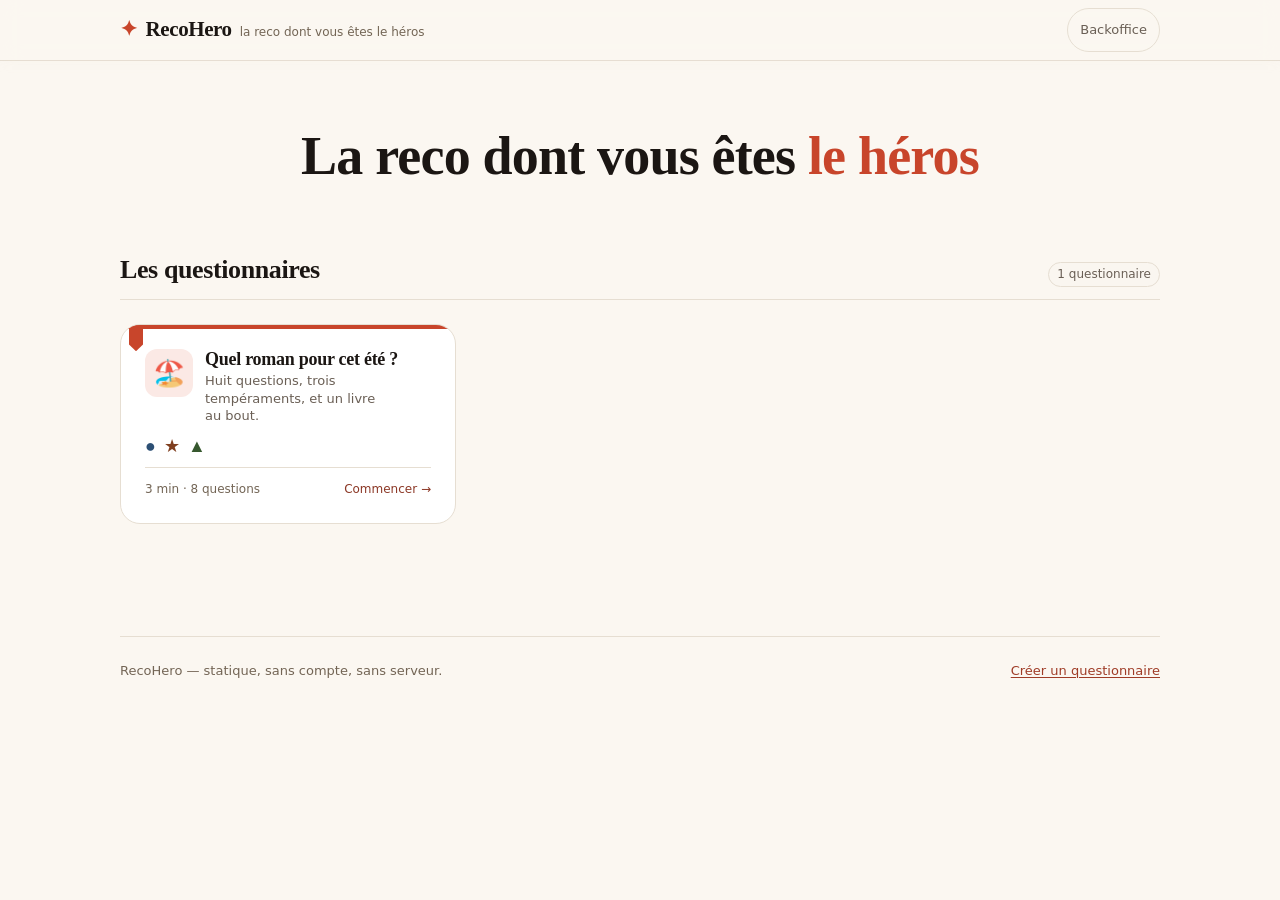
<file: index.html>
<!DOCTYPE html>
<html lang="fr">
<head>
  <meta charset="utf-8">
  <meta name="viewport" content="width=device-width, initial-scale=1, viewport-fit=cover">
  <!-- B4 — Défense en profondeur. Ce site exécute une charge utile venue
       d'un fragment d'URL : si jamais un jour quelque chose échappait à
       safeImage() ou à escapeHtml(), cette ligne reste entre l'injection et
       son exécution.

       Trois précautions dans le choix des directives :
       · `frame-ancestors` est ABSENT, et il l'est exprès. Il est de toute
         façon ignoré dans un <meta> — mais le poser dans un en-tête tuerait
         le mode embarqué, dont toute la raison d'être est d'être encadré
         par le site de quelqu'un d'autre.
       · `img-src https:` accepte n'importe quelle image distante : c'est la
         promesse faite aux auteurs, qui collent l'adresse d'une couverture.
       · `connect-src` nomme les trois hôtes de l'espace partagé. Sans eux,
         publier cesserait de fonctionner en silence. -->
  <meta http-equiv="Content-Security-Policy" content="
    default-src 'self';
    base-uri 'self';
    object-src 'none';
    frame-src 'none';
    script-src 'self';
    style-src 'self' 'unsafe-inline';
    img-src 'self' data: https:;
    font-src 'self';
    form-action 'self';
    connect-src 'self' https://*.firebasedatabase.app https://identitytoolkit.googleapis.com https://securetoken.googleapis.com;
  ">
  <title>RecoHero — la reco dont vous êtes le héros</title>
  <meta name="description" content="Des questionnaires qui comptent les étoiles et les ronds, et qui finissent par une recommandation culturelle.">
  <meta name="color-scheme" content="light dark">
  <link rel="icon" href="data:image/svg+xml,<svg xmlns='http://www.w3.org/2000/svg' viewBox='0 0 32 32'><text y='26' font-size='26'>✦</text></svg>">
  <link rel="stylesheet" href="css/foundation.css">
  <link rel="stylesheet" href="css/base.css">
  <link rel="stylesheet" href="css/components.css">
  <link rel="stylesheet" href="css/gallery.css">
</head>
<body>

  <a class="skip-link" href="#main">Aller au contenu</a>

  <header class="topbar">
    <div class="page topbar__inner">
      <!-- L'identité par défaut est la nôtre. Dans un espace, gallery.js la
           remplace par celle de la structure — et si l'espace n'en a pas
           défini, celle-ci reste : mieux vaut une marque assumée qu'une
           page anonyme. -->
      <a class="brand" href="index.html" id="marque">
        <span class="brand__mark" id="marqueSigne">✦</span>
        <span id="marqueNom">RecoHero</span>
        <span class="brand__tagline" id="marqueAccroche">la reco dont vous êtes le héros</span>
      </a>
      <span class="topbar__spacer"></span>
      <span class="topbar__sortie" id="sortieHaut">
        <a class="btn btn--ghost btn--sm" href="admin.html">Backoffice</a>
      </span>
    </div>
  </header>

  <main id="main">
    <div class="page">

      <section class="hero">
        <h1 class="hero__title" id="heroTitre">La reco dont vous êtes <em>le héros</em></h1>
        <p class="hero__intro" id="heroIntro" hidden></p>
      </section>

      <section class="section">
        <div class="section__head">
          <h2>Les questionnaires</h2>
          <span class="section__spacer"></span>
          <span class="pill" id="quizCount"></span>
        </div>
        <div class="quiz-grid" id="quizGrid"></div>
      </section>

      <section class="section" id="historySection" hidden>
        <div class="section__head">
          <h2>Vos résultats</h2>
          <span class="section__spacer"></span>
          <button class="btn btn--quiet btn--sm" type="button" id="clearHistory">Effacer</button>
        </div>
        <div class="history" id="history"></div>
      </section>

      <footer class="footer">
        <span id="piedTexte">RecoHero — statique, sans compte, sans serveur.</span>
        <span class="footer__spacer"></span>
        <a href="admin.html" id="piedLien">Créer un questionnaire</a>
      </footer>

    </div>
  </main>

  <script type="module" src="js/gallery.js"></script>
</body>
</html>
</file>
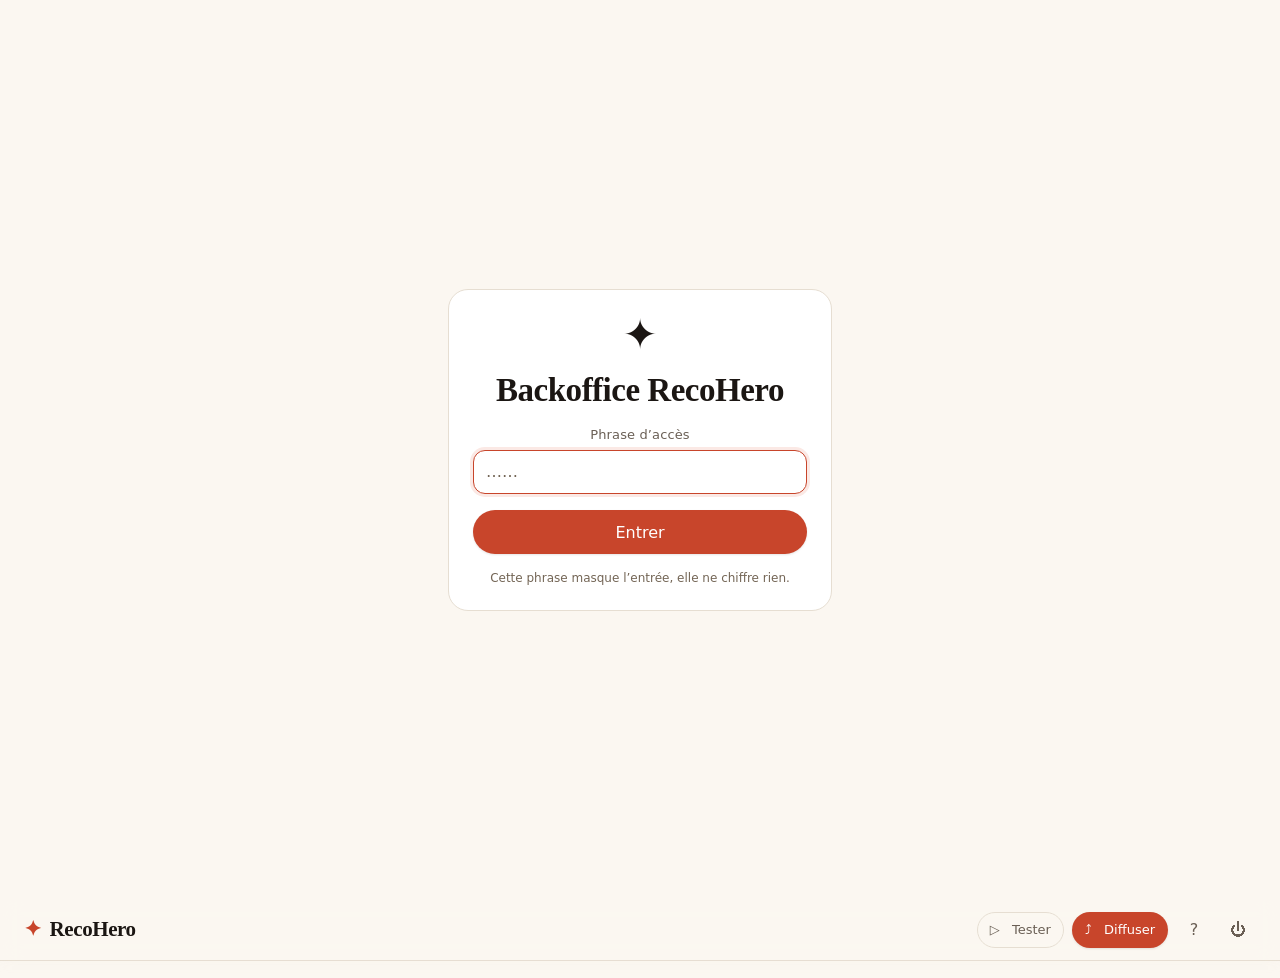
<file: admin.html>
<!DOCTYPE html>
<html lang="fr">
<head>
  <meta charset="utf-8">
  <meta name="viewport" content="width=device-width, initial-scale=1, viewport-fit=cover">
  <!-- B4 — Défense en profondeur. Ce site exécute une charge utile venue
       d'un fragment d'URL : si jamais un jour quelque chose échappait à
       safeImage() ou à escapeHtml(), cette ligne reste entre l'injection et
       son exécution.

       Trois précautions dans le choix des directives :
       · `frame-ancestors` est ABSENT, et il l'est exprès. Il est de toute
         façon ignoré dans un <meta> — mais le poser dans un en-tête tuerait
         le mode embarqué, dont toute la raison d'être est d'être encadré
         par le site de quelqu'un d'autre.
       · `img-src https:` accepte n'importe quelle image distante : c'est la
         promesse faite aux auteurs, qui collent l'adresse d'une couverture.
       · `connect-src` nomme les trois hôtes de l'espace partagé. Sans eux,
         publier cesserait de fonctionner en silence. -->
  <meta http-equiv="Content-Security-Policy" content="
    default-src 'self';
    base-uri 'self';
    object-src 'none';
    frame-src 'none';
    script-src 'self';
    style-src 'self' 'unsafe-inline';
    img-src 'self' data: https:;
    font-src 'self';
    form-action 'self';
    connect-src 'self' https://*.firebasedatabase.app https://identitytoolkit.googleapis.com https://securetoken.googleapis.com;
  ">
  <title>Backoffice — RecoHero</title>
  <meta name="robots" content="noindex">
  <meta name="color-scheme" content="light dark">
  <link rel="icon" href="data:image/svg+xml,<svg xmlns='http://www.w3.org/2000/svg' viewBox='0 0 32 32'><text y='26' font-size='26'>✦</text></svg>">
  <link rel="stylesheet" href="css/foundation.css">
  <link rel="stylesheet" href="css/base.css">
  <link rel="stylesheet" href="css/components.css">
  <link rel="stylesheet" href="css/vues.css">
  <link rel="stylesheet" href="css/admin.css">
</head>
<body>

  <!-- La porte. Cosmétique et assumée comme telle : sans serveur, il n'y a
       aucune donnée partagée à protéger. Voir js/admin/app.js. -->
  <section class="gate" id="gate" hidden>
    <form class="card gate__card stack" id="gateForm">
      <div class="gate__emoji">✦</div>
      <h1>Backoffice RecoHero</h1>
      <label class="field">
        <span class="field__label">Phrase d’accès</span>
        <input class="input" type="password" id="gatePass" autocomplete="current-password"
               placeholder="……" required>
      </label>
      <button class="btn btn--primary btn--block" type="submit">Entrer</button>
      <p class="gate__note">
        Cette phrase masque l’entrée, elle ne chiffre rien.
      </p>
    </form>
  </section>

  <header class="topbar">
    <div class="page topbar__inner">
      <a class="brand" href="index.html">
        <span class="brand__mark">✦</span>
        <span>RecoHero</span>
      </a>
      <button class="topbar__doc" id="quizName" type="button" data-act="quiz-menu"></button>
      <!-- Les onglets vivent DANS le bandeau, à un seul endroit du document.
           Au large ils tiennent sur la même ligne que le reste ; sous 62rem
           ils passent à la ligne suivante — même bandeau, deux rangées. Les
           déplacer d'un conteneur à l'autre selon la largeur aurait demandé
           deux emplacements à tenir d'accord, ce qui est exactement la panne
           du commit b0d6ff1. -->
      <nav class="tabbar" id="tabbar" aria-label="Sections du questionnaire"></nav>
      <span class="topbar__spacer"></span>
      <span class="status" id="saveStatus"></span>
      <span class="topbar__actions" id="topActions">
        <!-- Sous 48rem, admin.css masque le <span> du libellé. Le nom
             accessible se calcule sur le contenu VISIBLE : sans aria-label,
             il ne restait que « ▷ » et « ⤴ ». -->
        <button class="btn btn--ghost btn--sm" type="button" data-act="test"
                title="Tester le questionnaire" aria-label="Tester le questionnaire">▷&nbsp;<span>Tester</span></button>
        <button class="btn btn--primary btn--sm" type="button" data-act="panel" data-id="publier"
                title="Diffuser ce questionnaire" aria-label="Diffuser ce questionnaire">⤴&nbsp;<span>Diffuser</span></button>
        <button class="btn btn--ghost btn--sm topbar__compte" type="button" data-act="compte"
                aria-label="Mon compte et mon équipe" hidden>
          <span aria-hidden="true">👤</span>&nbsp;<span class="topbar__moi"></span>
        </button>
        <button class="btn btn--icon btn--quiet" type="button" data-act="aide" title="Raccourcis et gestes" aria-label="Raccourcis et gestes">?</button>
        <button class="btn btn--icon btn--quiet" type="button" data-act="lock" title="Verrouiller le backoffice" aria-label="Verrouiller le backoffice">⏻</button>
      </span>
    </div>
  </header>

  <div class="page">
    <div class="admin-shell" id="shell" hidden>
      <aside class="rail" id="rail" aria-label="Navigation du backoffice"></aside>
      <div id="panel"></div>
    </div>
  </div>

  <script type="module" src="js/admin/app.js"></script>
</body>
</html>
</file>
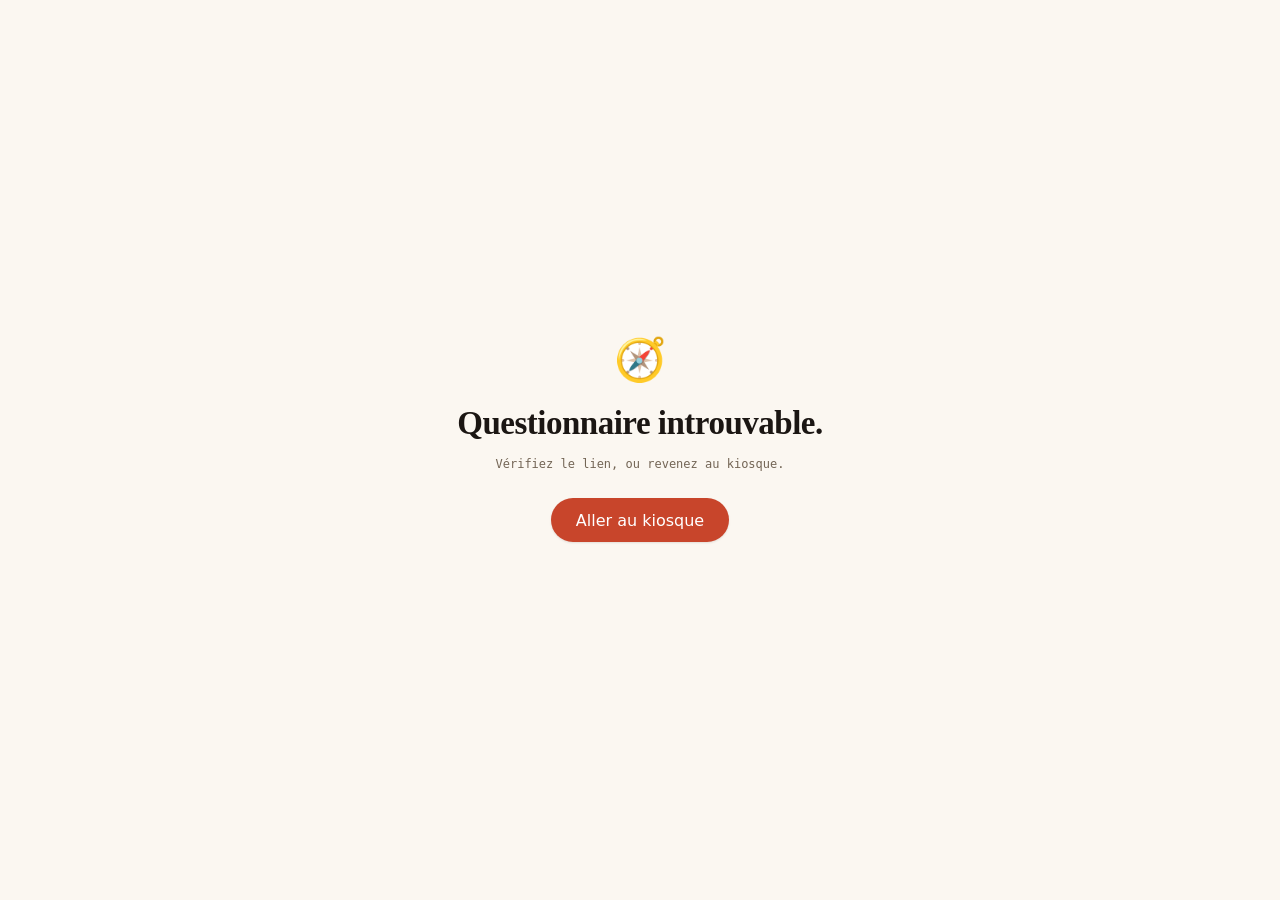
<file: quiz.html>
<!DOCTYPE html>
<html lang="fr">
<head>
  <meta charset="utf-8">
  <meta name="viewport" content="width=device-width, initial-scale=1, viewport-fit=cover">
  <!-- B4 — Défense en profondeur. Ce site exécute une charge utile venue
       d'un fragment d'URL : si jamais un jour quelque chose échappait à
       safeImage() ou à escapeHtml(), cette ligne reste entre l'injection et
       son exécution.

       Trois précautions dans le choix des directives :
       · `frame-ancestors` est ABSENT, et il l'est exprès. Il est de toute
         façon ignoré dans un <meta> — mais le poser dans un en-tête tuerait
         le mode embarqué, dont toute la raison d'être est d'être encadré
         par le site de quelqu'un d'autre.
       · `img-src https:` accepte n'importe quelle image distante : c'est la
         promesse faite aux auteurs, qui collent l'adresse d'une couverture.
       · `connect-src` nomme les trois hôtes de l'espace partagé. Sans eux,
         publier cesserait de fonctionner en silence. -->
  <meta http-equiv="Content-Security-Policy" content="
    default-src 'self';
    base-uri 'self';
    object-src 'none';
    frame-src 'none';
    script-src 'self';
    style-src 'self' 'unsafe-inline';
    img-src 'self' data: https:;
    font-src 'self';
    form-action 'self';
    connect-src 'self' https://*.firebasedatabase.app https://identitytoolkit.googleapis.com https://securetoken.googleapis.com;
  ">
  <title>Questionnaire — RecoHero</title>
  <meta name="description" content="Réponds au questionnaire, récolte tes glyphes, repars avec tes recommandations.">
  <meta name="color-scheme" content="light dark">
  <link rel="icon" href="data:image/svg+xml,<svg xmlns='http://www.w3.org/2000/svg' viewBox='0 0 32 32'><text y='26' font-size='26'>✦</text></svg>">
  <link rel="stylesheet" href="css/foundation.css">
  <link rel="stylesheet" href="css/base.css">
  <link rel="stylesheet" href="css/components.css">
  <link rel="stylesheet" href="css/vues.css">
  <link rel="stylesheet" href="css/quiz.css">
</head>
<body class="quiz-body">

  <a class="skip-link" href="#stage">Aller au questionnaire</a>

  <header class="quizbar" id="quizbar" hidden>
    <div class="page quizbar__inner">
      <a class="btn btn--quiet btn--sm" href="index.html" id="exitLink">← Kiosque</a>
      <span class="quizbar__title" id="quizTitle"></span>
        <!-- Région vivante : le compteur EST le retour du parcours. Il n'est
           reconstruit que lorsque les scores changent (voir updateBar),
           sans quoi chaque changement d'écran le ferait relire. -->
      <div class="tally quizbar__tally" id="quizTally" aria-label="Votre compteur"
           aria-live="polite" aria-atomic="true" hidden></div>
    </div>
    <!-- L'écho visuel de « Question 3 / 8 », qui est déjà dans le contenu.
         Le doubler d'un role="progressbar" ferait tout annoncer deux fois. -->
    <div class="progress" aria-hidden="true"><div class="progress__fill" id="quizProgress"></div></div>
  </header>

  <main class="stage" id="stage" tabindex="-1">
    <div class="stage__inner page">
      <p style="text-align:center;color:var(--ink-faint)">Chargement…</p>
    </div>
  </main>

  <script type="module" src="js/quiz.js"></script>
</body>
</html>
</file>
<file: css/base.css>
/* ==========================================================================
   RecoHero — base.css
   Remise à zéro et éléments HTML nus. Aucune classe de composant.
   ========================================================================== */

*, *::before, *::after { box-sizing: border-box; }

/* L'attribut `hidden` ne tient que par la feuille de l'agent utilisateur.
   N'IMPORTE quelle règle d'auteur posant un `display` sur le même élément
   la neutralise — en silence, sans erreur, sans avertissement. Trois
   éléments du projet étaient dans ce cas (.gate, .admin-shell, .tally) :
   l'attribut était bien posé, l'élément restait à l'écran.
   Cette ligne rend `hidden` inconditionnel. C'est le seul !important
   du projet, et il est là pour ça. */
[hidden] { display: none !important; }

html {
  -webkit-text-size-adjust: 100%;
  scroll-behavior: smooth;
}
@media (prefers-reduced-motion: reduce) {
  html { scroll-behavior: auto; }
}

body {
  margin: 0;
  min-height: 100dvh;
  background: var(--bg);
  color: var(--ink);
  font-family: var(--font-text);
  font-size: var(--t-base);
  line-height: var(--lh-body);
  -webkit-font-smoothing: antialiased;
  text-rendering: optimizeLegibility;
}

h1, h2, h3, h4 {
  margin: 0;
  font-family: var(--font-display);
  font-weight: var(--fw-bold);
  line-height: var(--lh-tight);
  letter-spacing: -0.015em;
  text-wrap: balance;
}
h1 { font-size: var(--t-2xl); }
h2 { font-size: var(--t-xl); }
h3 { font-size: var(--t-lg); }
h4 { font-size: var(--t-md); }

p { margin: 0 0 var(--s-4); text-wrap: pretty; }
p:last-child { margin-bottom: 0; }

ul, ol { margin: 0; padding: 0; }
li { list-style: none; }

a {
  color: var(--accent-deep);
  text-decoration-thickness: 1px;
  text-underline-offset: 2px;
  transition: color var(--dur-fast) var(--ease-out);
}
a:hover { color: var(--accent); }

img, svg { max-width: 100%; display: block; }

button, input, select, textarea {
  font: inherit;
  color: inherit;
}
button { cursor: pointer; }

/* Un anneau de focus unique, visible partout, jamais supprimé. */
:focus-visible {
  outline: 2px solid var(--focus);
  outline-offset: 2px;
  border-radius: var(--r-sm);
}
:focus:not(:focus-visible) { outline: none; }

::selection {
  background: var(--accent);
  color: var(--accent-ink);
}

/* --- Primitives de mise en page ----------------------------------------- */

.page {
  width: 100%;
  max-width: var(--content-wide);
  margin-inline: auto;
  padding-inline: var(--s-5);
}
.page--narrow { max-width: var(--content); }

@media (max-width: 32rem) {
  .page { padding-inline: var(--s-4); }
}

.stack > * + * { margin-top: var(--flow, var(--s-4)); }

.visually-hidden {
  position: absolute;
  width: 1px; height: 1px;
  margin: -1px; padding: 0;
  overflow: hidden;
  clip-path: inset(50%);
  white-space: nowrap;
}

.skip-link {
  position: absolute;
  top: var(--s-2);
  left: var(--s-2);
  z-index: var(--z-toast);
  padding: var(--s-2) var(--s-4);
  background: var(--ink);
  color: var(--bg);
  border-radius: var(--r-sm);
  transform: translateY(-200%);
  transition: transform var(--dur-fast) var(--ease-out);
}
.skip-link:focus { transform: translateY(0); }
</file>
<file: css/components.css>
/* ==========================================================================
   RecoHero — components.css
   Le vocabulaire d'objets : ce qui est réutilisé par au moins deux pages.
   Un composant qui ne sert qu'à une page vit dans le CSS de cette page.
   ========================================================================== */

/* --- Bouton --------------------------------------------------------------
   Une seule base, trois variantes de force, deux tailles.                 */
.btn {
  display: inline-flex;
  align-items: center;
  justify-content: center;
  gap: var(--s-2);
  min-height: var(--tap);
  padding: var(--s-2) var(--s-5);
  border: 1px solid transparent;
  border-radius: var(--r-full);
  background: var(--surface-2);
  color: var(--ink);
  font-size: var(--t-base);
  font-weight: var(--fw-medium);
  line-height: 1.2;
  text-decoration: none;
  white-space: nowrap;
  transition: background var(--dur-fast) var(--ease-out),
              border-color var(--dur-fast) var(--ease-out),
              color var(--dur-fast) var(--ease-out),
              transform var(--dur-press) var(--spring),
              box-shadow var(--dur-fast) var(--ease-out);
}
.btn:hover { background: var(--bg-sunk); }
/* --- L'enfoncement ------------------------------------------------------------
   Tout ce qui se presse s'enfonce un peu et revient sur le ressort : bouton,
   réponse, vignette, ligne de navigation, onglet. Une seule règle, une seule
   physique. `translateY(1px)` ne se voyait pas ; une échelle se sent. */
.btn:active { transform: scale(0.96); }
.btn--icon:active { transform: scale(0.9); }
.btn[disabled], .btn[aria-disabled="true"] {
  opacity: 0.45;
  pointer-events: none;
}

.btn--primary {
  background: var(--accent);
  color: var(--accent-ink);
  box-shadow: var(--shadow-1);
}
.btn--primary:hover {
  background: var(--accent-deep);
  box-shadow: var(--shadow-2);
}

.btn--ghost {
  background: transparent;
  border-color: var(--line);
  color: var(--ink-muted);
}
.btn--ghost:hover {
  background: var(--surface-2);
  border-color: var(--line-strong);
  color: var(--ink);
}

.btn--quiet {
  background: transparent;
  color: var(--ink-muted);
  padding-inline: var(--s-3);
}
.btn--quiet:hover { background: var(--surface-2); color: var(--ink); }

.btn--danger { color: var(--danger); }
.btn--danger:hover { background: var(--danger); color: #fff; }

.btn--sm {
  min-height: var(--tap-sm);
  padding: var(--s-1) var(--s-3);
  font-size: var(--t-sm);
}
.btn--icon {
  min-height: var(--tap-sm);
  width: var(--tap-sm);
  padding: 0;
  border-radius: var(--r-sm);
  font-size: var(--t-base);
}
.btn--block { width: 100%; }

/* --- Carte ---------------------------------------------------------------
   La surface de base. Elle ne décide ni de son espacement externe ni de
   sa largeur : c'est le conteneur qui les porte.                          */
.card {
  background: var(--surface);
  border: 1px solid var(--line);
  border-radius: var(--r-lg);
  padding: var(--s-5);
}
.card--flat { box-shadow: none; }
.card--raised { box-shadow: var(--shadow-1); }
.card--tight { padding: var(--s-4); }

/* --- Champs de formulaire ------------------------------------------------ */
.field { display: block; }
.field + .field { margin-top: var(--s-4); }

.field__label {
  display: block;
  margin-bottom: var(--s-1);
  font-size: var(--t-sm);
  font-weight: var(--fw-medium);
  color: var(--ink-muted);
  letter-spacing: 0.01em;
}
.field__hint {
  margin-top: var(--s-1);
  font-size: var(--t-xs);
  color: var(--ink-faint);
}

.input, .textarea, .select {
  width: 100%;
  min-height: var(--tap);
  padding: var(--s-2) var(--s-3);
  background: var(--surface);
  border: 1px solid var(--line-strong);
  border-radius: var(--r-md);
  color: var(--ink);
  font-size: var(--t-base);
  transition: border-color var(--dur-fast) var(--ease-out),
              box-shadow var(--dur-fast) var(--ease-out);
}
.input::placeholder, .textarea::placeholder { color: var(--ink-faint); }
.input:hover, .textarea:hover, .select:hover { border-color: var(--ink-faint); }
.input:focus, .textarea:focus, .select:focus {
  outline: none;
  border-color: var(--accent);
  box-shadow: 0 0 0 3px var(--accent-soft);
}
.textarea {
  min-height: 6rem;
  line-height: var(--lh-body);
  resize: vertical;
}
.select {
  appearance: none;
  padding-right: var(--s-6);
  background-image: linear-gradient(45deg, transparent 50%, currentColor 50%),
                    linear-gradient(135deg, currentColor 50%, transparent 50%);
  background-position: right 1.15rem center, right 0.85rem center;
  background-size: 5px 5px, 5px 5px;
  background-repeat: no-repeat;
}
.input--mono { font-family: var(--font-mono); font-size: var(--t-sm); }

/* --- Glyphe d'axe --------------------------------------------------------
   Le signe (★ ● ▲ …) qui compte les points. Il porte sa propre couleur
   via --axis, posée en style inline par le JS.                            */
.glyph {
  display: inline-flex;
  align-items: center;
  justify-content: center;
  font-family: var(--font-display);
  color: color-mix(in oklab, var(--axis, var(--accent)) 68%, var(--ink));
  line-height: 1;
  user-select: none;
}

/* --- Compteur d'axes -----------------------------------------------------
   Le cœur visuel du produit : les glyphes qui s'accumulent.               */
.tally {
  display: flex;
  flex-wrap: wrap;
  align-items: center;
  gap: var(--s-2) var(--s-4);
}
.tally__axis {
  display: inline-flex;
  align-items: baseline;
  gap: var(--s-1);
  min-width: 0;
}
.tally__glyph {
  font-size: var(--t-md);
  /* La couleur d'axe posée en TEXTE se mélange à l'encre. Les dix accents
     proposés sont calibrés pour un fond clair — « chacun passe le contraste
     AA sur blanc », dit schema.js ; posés tels quels sur le fond sombre ils
     tombent à 3,4:1. Mélanger vers `--ink` fonce un peu en thème clair et
     éclaircit en thème sombre : une déclaration, les deux thèmes.

     Le mélange est écrit ICI et non dans un jeton de foundation.css, et ce
     n'est pas un oubli : la substitution d'une propriété personnalisée se
     fait là où elle est DÉCLARÉE. Un `--axis-ink` posé sur `:root` y
     résoudrait `var(--axis)` — absent à ce niveau — et rendrait à tout le
     monde la même teinte de repli. Ce n'est pas une couleur en dur : tout
     y vient de jetons.

     Les fonds, filets et jauges gardent la couleur brute : sur eux c'est la
     teinte qui compte, pas la lecture. */
  color: color-mix(in oklab, var(--axis, var(--accent)) 68%, var(--ink));
  transition: transform var(--dur-base) var(--ease-spring);
}
.tally__count {
  font-family: var(--font-mono);
  font-size: var(--t-sm);
  font-variant-numeric: tabular-nums;
  color: var(--ink-muted);
  min-width: 1.2em;
}
/* L'axe qui mène. Un halo, pas une couleur de plus : la teinte de l'axe
   dit déjà de qui il s'agit, la couronne dit seulement qu'il est devant. */
.tally__axis.is-lead .tally__glyph {
  text-shadow: 0 0 0 transparent;
  filter: drop-shadow(0 0 5px color-mix(in oklab, var(--axis, var(--accent)) 55%, transparent));
}
.tally__axis.is-lead .tally__count {
  color: var(--ink);
  font-weight: var(--fw-bold);
}

.tally__axis.is-bumped .tally__glyph {
  transform: scale(1.5) rotate(-8deg);
}

/* --- Pastille / étiquette ------------------------------------------------ */
.pill {
  display: inline-flex;
  align-items: center;
  gap: var(--s-1);
  padding: 2px var(--s-2);
  border-radius: var(--r-full);
  background: var(--surface-2);
  border: 1px solid var(--line);
  font-size: var(--t-xs);
  font-weight: var(--fw-medium);
  color: var(--ink-muted);
  white-space: nowrap;
}
.pill--accent {
  background: var(--accent-soft);
  border-color: var(--accent-line);
  color: var(--accent-deep);
}
.pill--warn { color: var(--warning); border-color: var(--warning); background: transparent; }
.pill--danger { color: var(--danger); border-color: var(--danger); background: transparent; }

/* --- Barre de progression ------------------------------------------------ */
.progress {
  height: 4px;
  border-radius: var(--r-full);
  background: var(--line);
  overflow: hidden;
}
.progress__fill {
  height: 100%;
  width: 0%;
  border-radius: inherit;
  background: var(--accent);
  transition: width var(--dur-slow) var(--ease-out);
}

/* --- Tête de section ---------------------------------------------------------
   Un titre, un ressort, et ce qu'on veut poser à droite : compteur, bouton.
   Elle vivait dans gallery.css ; le backoffice l'appelle cinq fois sans
   charger cette feuille, et « + Nouveau » tombait sous « Mes brouillons ». */
.section__head {
  display: flex;
  align-items: baseline;
  gap: var(--s-3);
  margin-bottom: var(--s-5);
  padding-bottom: var(--s-3);
  border-bottom: 1px solid var(--line);
}
.section__head h2 { font-size: var(--t-xl); }
.section__spacer { flex: 1; }

/* --- État vide ------------------------------------------------------------ */
.empty {
  padding: var(--s-7) var(--s-5);
  text-align: center;
  color: var(--ink-muted);
  border: 1px dashed var(--line-strong);
  border-radius: var(--r-lg);
}
.empty__icon {
  font-size: var(--t-3xl);
  line-height: 1;
  margin-bottom: var(--s-3);
  opacity: 0.5;
}

/* --- Notification éphémère ------------------------------------------------ */
.toast-host {
  position: fixed;
  left: 50%;
  bottom: var(--s-5);
  transform: translateX(-50%);
  z-index: var(--z-toast);
  display: flex;
  flex-direction: column;
  align-items: center;
  gap: var(--s-2);
  pointer-events: none;
}
.toast {
  padding: var(--s-3) var(--s-5);
  border-radius: var(--r-full);
  background: var(--ink);
  color: var(--bg);
  font-size: var(--t-sm);
  font-weight: var(--fw-medium);
  box-shadow: var(--shadow-3);
  animation: toast-in var(--dur-base) var(--ease-spring);
}
.toast--danger { background: var(--danger); color: #fff; }
/* La sortie : ui.js pose la classe, le CSS fait le geste. */
.toast.est-partie {
  opacity: 0;
  transform: translateY(6px) scale(0.96);
  transition: opacity var(--dur-base) var(--ease-out),
              transform var(--dur-base) var(--ease-out);
}

/* Un bandeau porteur d'action doit être cliquable : l'hôte, lui, reste
   transparent aux clics pour ne pas masquer la page derrière. */
.toast--actionable {
  pointer-events: auto;
  display: flex;
  align-items: center;
  gap: var(--s-4);
  padding-right: var(--s-2);
}
.toast__action {
  padding: var(--s-1) var(--s-3);
  min-height: var(--tap-sm);
  border: 1px solid currentColor;
  border-radius: var(--r-full);
  background: transparent;
  color: inherit;
  font-size: var(--t-sm);
  font-weight: var(--fw-bold);
  white-space: nowrap;
  transition: background var(--dur-fast) var(--ease-out);
}
.toast__action:hover { background: color-mix(in oklab, currentColor 18%, transparent); }
@keyframes toast-in {
  from { opacity: 0; transform: translateY(10px) scale(0.96); }
  to   { opacity: 1; transform: none; }
}

/* --- Boîte de dialogue ---------------------------------------------------- */
.modal {
  border: 1px solid var(--line);
  border-radius: var(--r-lg);
  padding: 0;
  max-width: min(34rem, calc(100vw - var(--s-6)));
  width: 100%;
  max-height: calc(100dvh - var(--s-6));
  background: var(--surface);
  color: var(--ink);
  box-shadow: var(--shadow-3);
}
/* Une boîte qui présente une grille — le dictionnaire de signes — gagne à
   être plus large : à 34 rem elle n'offrait que six colonnes, et une
   catégorie de quinze signes se lisait sur trois rangs hachés. */
.modal--wide { max-width: min(46rem, calc(100vw - var(--s-6))); }

/* Le corps défile, les actions restent. Sans cela c'est TOUTE la boîte qui
   défile, et « Enregistrer » se retrouve sous le bord de l'écran : on
   découvre alors qu'il fallait faire défiler un dialogue pour en sortir.

   `[open]` n'est pas décoratif : la feuille de l'agent utilisateur ferme un
   `<dialog>` avec `display: none`, et un `display: flex` posé sans condition
   le rendrait visible en permanence. Même piège que l'attribut `hidden`,
   déjà payé sur ce projet. */
.modal[open] {
  display: flex;
  flex-direction: column;
}
.modal[open] .modal__body { overflow-y: auto; min-height: 0; }
.modal[open] .modal__actions { flex: none; }
/* L'entrée. Une fenêtre arrivait d'un coup, comme un `alert()`. Elle monte
   maintenant de douze pixels sur le ressort et le fond s'assombrit avec
   elle. `@starting-style` donne la valeur de départ au moment où `[open]`
   apparaît ; un navigateur qui ne le connaît pas affiche la fenêtre
   directement, comme avant. La sortie reste immédiate : les fenêtres sont
   retirées du document à la fermeture, et c'est le bon moment pour partir. */
.modal[open] {
  opacity: 1;
  transform: none;
  transition: opacity var(--dur-base) var(--ease-out),
              transform var(--dur-slow) var(--spring);
}
@starting-style {
  .modal[open] { opacity: 0; transform: translateY(12px) scale(0.98); }
}
.modal::backdrop {
  background: rgba(20, 14, 10, 0.5);
  backdrop-filter: blur(3px);
  transition: opacity var(--dur-base) var(--ease-out);
}
@starting-style {
  .modal[open]::backdrop { opacity: 0; }
}
.modal__body { padding: var(--s-5); }
/* Une fenêtre qui s'ouvre d'elle-même pose le focus sur son titre, pour
   qu'il soit annoncé et que la ligne qui dit ce qui l'amène reste à
   l'écran. Un titre n'est pas un contrôle : le focus reste, l'anneau s'en
   va — même règle que sur le titre d'écran du parcours (quiz.css). */
.modal__body > h2[tabindex="-1"]:focus-visible { outline: none; }
.modal__actions {
  display: flex;
  justify-content: flex-end;
  gap: var(--s-2);
  padding: var(--s-4) var(--s-5);
  border-top: 1px solid var(--line);
  background: var(--surface-2);
  border-radius: 0 0 var(--r-lg) var(--r-lg);
}

/* --- Aperçu d'un visuel produit sur canvas ----------------------------------
   La carte de résultat (parcours) et l'affiche de rayon (backoffice) : deux
   pages, donc ici et non dans la feuille de l'une d'elles. L'affiche vivait
   dans `quiz.css`, que le backoffice ne charge pas — elle s'y affichait donc
   à sa taille intrinsèque, 1240 × 1754, et débordait de l'écran.

   Le visuel se règle sur les DEUX bords. Contraint à la seule largeur, un
   format portrait dépasse en hauteur et il faut faire défiler pour atteindre
   le bouton d'enregistrement. La définition exportée, elle, ne change pas :
   c'est l'affichage qu'on réduit, pas le fichier. */
.cardview { max-width: min(27rem, calc(100vw - var(--s-6))); }
.cardview .modal__body { padding: var(--s-3); }
.cardview__canvas {
  display: block;
  max-width: 100%;
  max-height: min(64dvh, 44rem);
  width: auto;
  height: auto;
  margin-inline: auto;
  border-radius: var(--r-md);
  box-shadow: var(--shadow-1);
  /* Le visuel se présente comme un objet : il arrive de dessous, légèrement
     incliné, et se pose. C'est ce qu'on va partager ou imprimer — il mérite
     d'être montré, pas affiché. */
  animation: affiche var(--dur-slow) var(--ease-spring) both;
}
@keyframes affiche {
  from { opacity: 0; transform: translateY(20px) rotate(-1.4deg) scale(0.96); }
  to   { opacity: 1; transform: none; }
}

/* --- En-tête de site ------------------------------------------------------ */
.topbar {
  position: sticky;
  top: 0;
  z-index: var(--z-sticky);
  background: color-mix(in oklab, var(--bg) 88%, transparent);
  backdrop-filter: blur(10px);
  border-bottom: 1px solid var(--line);
}
/* --- Le flou progressif ---------------------------------------------------------
   Sous un bandeau collant, le contenu passait d'un coup de net à flou, sur
   une ligne : une vitre posée sur la page. Une bande de dix-huit pixels
   prolonge le flou sous le bord et s'efface en dégradé, ce qui donne à la
   barre une épaisseur au lieu d'une arête. Elle passe derrière le contenu
   du bandeau (`z-index: -1` dans son propre contexte) pour ne rien flouter
   de ce qu'il porte, la barre de progression comprise. */
.topbar, .quizbar { isolation: isolate; }
.topbar::after, .quizbar::after {
  content: "";
  position: absolute;
  left: 0; right: 0;
  top: 100%;
  height: 18px;
  z-index: -1;
  pointer-events: none;
  backdrop-filter: blur(8px);
  -webkit-mask-image: linear-gradient(to bottom, black, transparent);
  mask-image: linear-gradient(to bottom, black, transparent);
}
.topbar__inner {
  display: flex;
  align-items: center;
  gap: var(--s-4);
  min-height: 60px;
  padding-block: var(--s-2);
}
.brand {
  display: inline-flex;
  align-items: baseline;
  gap: var(--s-2);
  font-family: var(--font-display);
  font-size: var(--t-lg);
  font-weight: var(--fw-bold);
  color: var(--ink);
  text-decoration: none;
  letter-spacing: -0.02em;
}
.brand__mark { color: var(--accent); }
.brand__tagline {
  font-family: var(--font-text);
  font-size: var(--t-xs);
  font-weight: var(--fw-normal);
  color: var(--ink-faint);
  letter-spacing: 0;
}
@media (max-width: 46rem) {
  .brand__tagline { display: none; }
}
/* Le nom d'une structure peut être long — « Médiathèque intercommunale
   des Deux-Rives ». Sans min-width, c'est la PAGE qui déborde et non la
   marque : le piège est consigné dans la liste de contrôle CSS, et il a
   été payé une fois de plus en posant l'identité des espaces. */
.brand { min-width: 0; }
.brand > span:not(.brand__mark) {
  min-width: 0;
  overflow: hidden;
  text-overflow: ellipsis;
  white-space: nowrap;
}

.topbar__spacer { flex: 1; }

/* Idem pour la sortie vers le site de la structure : son libellé est
   écrit par elle, il peut faire n'importe quelle longueur, et un bouton
   ne renvoie pas à la ligne. Il rétrécit donc, et le titre complet reste
   accessible à la souris comme à la synthèse vocale. */
.topbar__sortie { flex: 0 1 auto; min-width: 0; display: flex; }
.topbar__sortie .btn {
  min-width: 0;
  max-width: 100%;
  overflow: hidden;
  text-overflow: ellipsis;
  white-space: nowrap;
  display: block;
  line-height: calc(var(--tap-sm) - 2px);
}
</file>
<file: css/gallery.css>
/* --- Le bandeau d'aperçu -------------------------------------------------------
   Une apparence qui n'est pas enregistrée doit se signaler. Sans ce bandeau,
   un lien d'aperçu ressemblerait au vrai kiosque de la structure — et rien ne
   distinguerait l'essai de quelqu'un du kiosque de tout le monde.

   Il se pose en tête du document, pas en surcouche : il doit s'imprimer, se
   copier et survivre au défilement d'une page qu'on est en train de juger. */
.apercu {
  margin: 0;
  padding: var(--s-2) var(--s-4);
  background: var(--warning);
  color: #14100D;
  font-size: var(--t-sm);
  font-weight: var(--fw-medium);
  text-align: center;
}

/* ==========================================================================
   RecoHero — gallery.css — le kiosque : ce qu'on voit en arrivant.
   ========================================================================== */

/* Le logo d'une structure, à la place de notre signe. Il est contraint en
   hauteur : une image de 2000 px ne doit pas décider de la hauteur du
   bandeau. */
.brand__logo {
  display: block;
  height: 1.6em;
  width: auto;
  max-width: 12rem;
  object-fit: contain;
}

/* Le mot d'accueil d'un espace, sous le titre. */
.hero__intro {
  max-width: var(--content);
  margin: var(--s-4) auto 0;
  color: var(--ink-muted);
  font-size: var(--t-md);
  line-height: var(--lh-body);
  text-align: center;
}

.hero {
  padding-block: var(--s-8) var(--s-6);
  text-align: center;
}
.hero__title {
  font-size: clamp(var(--t-2xl), 7vw, var(--t-4xl));
  margin-bottom: var(--s-3);
}
.hero__title em {
  font-style: normal;
  color: var(--accent);
}

.section { padding-block: var(--s-5) var(--s-7); }
/* `.section__head` et `.section__spacer` : dans components.css. Le
   backoffice les utilise aussi, et il ne charge pas cette feuille. */

/* --- Grille de questionnaires --------------------------------------------- */
.quiz-grid {
  display: grid;
  grid-template-columns: repeat(auto-fill, minmax(min(100%, 19rem), 1fr));
  gap: var(--s-4);
}

/* En sections, la grille n'est plus une grille : elle empile des groupes qui
   portent chacun la leur. Sans intertitre, cette classe n'est pas posée et
   la page est exactement celle d'avant. */
.quiz-grid--sections {
  display: flex;
  flex-direction: column;
  gap: var(--s-7);
}
.vitrine__groupe { display: grid; gap: var(--s-4); min-width: 0; }
.vitrine__titre {
  font-size: var(--t-lg);
  color: var(--ink);
  padding-bottom: var(--s-2);
  border-bottom: 1px solid var(--accent-line);
}

.quiz-card {
  --card-accent: var(--accent);
  position: relative;
  display: flex;
  flex-direction: column;
  gap: var(--s-3);
  padding: var(--s-5);
  background: var(--surface);
  border: 1px solid var(--line);
  border-radius: var(--r-lg);
  color: inherit;
  text-decoration: none;
  overflow: hidden;
  transition: transform var(--dur-base) var(--ease-out),
              box-shadow var(--dur-base) var(--ease-out),
              border-color var(--dur-base) var(--ease-out);
}
/* Un filet de couleur en haut : l'identité du questionnaire, discrète. */
.quiz-card::before {
  content: "";
  position: absolute;
  inset: 0 0 auto 0;
  height: 4px;
  background: var(--card-accent);
}
/* Le questionnaire mis à la une par l'équipe : il prend toute la largeur
   de la grille et porte son étiquette. La prééminence se lit à la taille,
   pas à une couleur de plus. */
.quiz-card--une { grid-column: 1 / -1; }
.quiz-card--une .quiz-card__title { font-size: var(--t-xl); }
.quiz-card__une {
  position: absolute;
  top: var(--s-3);
  right: var(--s-3);
  z-index: var(--z-raised);
  padding: 2px var(--s-2);
  border-radius: var(--r-full);
  background: var(--card-accent);
  color: var(--accent-ink);
  font-size: var(--t-xs);
  font-weight: var(--fw-medium);
  letter-spacing: .02em;
}

/* Les vignettes se posent l'une après l'autre : le kiosque se remplit
   sous les yeux au lieu d'apparaître fait. Le délai est posé au rendu. */
.quiz-card { animation: vignette var(--dur-base) var(--ease-out) both; }
@keyframes vignette {
  from { opacity: 0; transform: translateY(10px); }
  to   { opacity: 1; transform: none; }
}

.quiz-card:hover {
  transform: translateY(-3px);
  border-color: var(--card-accent);
  box-shadow: var(--shadow-2);
}
/* Au survol, la couverture respire dans son cadre — la carte ne bouge pas
   toute seule, c'est l'image qui avance. */
.quiz-card__cover { transition: transform var(--dur-slow) var(--ease-out); }
.quiz-card:hover .quiz-card__cover { transform: scale(1.05); }
.quiz-card:active { transform: translateY(-1px) scale(0.995); }
.quiz-card__cover {
  width: calc(100% + var(--s-5) * 2);
  margin: calc(var(--s-5) * -1) calc(var(--s-5) * -1) 0;
  aspect-ratio: 16 / 7;
  object-fit: cover;
}
.quiz-card__top {
  display: flex;
  align-items: flex-start;
  gap: var(--s-3);
}
.quiz-card__emoji {
  flex: none;
  display: grid;
  place-items: center;
  width: 48px;
  height: 48px;
  border-radius: var(--r-md);
  background: color-mix(in oklab, var(--card-accent) 12%, var(--surface));
  font-size: var(--t-xl);
  line-height: 1;
}
.quiz-card__title {
  font-size: var(--t-md);
  margin-bottom: 2px;
  text-wrap: balance;
}
.quiz-card__tagline {
  font-size: var(--t-sm);
  color: var(--ink-muted);
  line-height: var(--lh-snug);
}
.quiz-card__axes {
  display: flex;
  gap: var(--s-2);
  font-size: var(--t-md);
}
.quiz-card__foot {
  display: flex;
  align-items: center;
  gap: var(--s-2);
  margin-top: auto;
  padding-top: var(--s-3);
  border-top: 1px solid var(--line);
  font-size: var(--t-xs);
  color: var(--ink-faint);
}
.quiz-card__go {
  margin-left: auto;
  /* Même raison que les glyphes d'axe : l'accent d'un questionnaire est choisi
     par son auteur, sur fond clair. En texte, il se mélange à l'encre. */
  color: color-mix(in oklab, var(--card-accent) 68%, var(--ink));
  font-weight: var(--fw-medium);
  transition: transform var(--dur-fast) var(--ease-out);
}
.quiz-card:hover .quiz-card__go { transform: translateX(3px); }

/* Le signet qui dépasse. Un ruban pend du bord haut de chaque vignette ;
   au survol il glisse d'un cran, comme un marque-page qu'on pousse. Il ne
   remplace aucune information — c'est l'invitation à ouvrir.

   Il descend vers l'intérieur plutôt que de dépasser vers le haut : la
   vignette est en `overflow: hidden` pour tenir sa couverture dans ses
   coins arrondis, et ce qui sort par le haut serait coupé. */
/* Il vit dans la gouttière de gauche, pas dans le corps de la vignette :
   la pastille d'emoji commence à `--s-5` du bord, et un signet posé là la
   recouvrait sur les vignettes sans couverture. Il croise l'étiquette
   « À la une » d'autant moins qu'elle est à droite. */
.quiz-card__signet {
  position: absolute;
  top: 0;
  left: var(--s-2);
  z-index: var(--z-raised);
  width: 14px;
  height: 26px;
  background: var(--card-accent);
  clip-path: polygon(0 0, 100% 0, 100% 74%, 50% 100%, 0 74%);
  transition: transform var(--dur-base) var(--ease-out);
}
.quiz-card:hover .quiz-card__signet { transform: translateY(6px); }

/* --- Historique de résultats ----------------------------------------------- */
.history { display: grid; gap: var(--s-2); }
.history__row {
  display: flex;
  align-items: center;
  gap: var(--s-4);
  min-width: 0; /* item de grille : sans ça, il refuse de passer sous sa taille de contenu */
  padding: var(--s-3) var(--s-4);
  background: var(--surface);
  border: 1px solid var(--line);
  border-radius: var(--r-md);
}
.history__emoji { font-size: var(--t-lg); line-height: 1; flex: none; }
.history__body { flex: 1; min-width: 0; }
.history__result {
  font-family: var(--font-display);
  font-weight: var(--fw-bold);
  font-size: var(--t-base);
  overflow: hidden;
  text-overflow: ellipsis;
  white-space: nowrap;
}
.history__quiz {
  font-size: var(--t-xs);
  color: var(--ink-faint);
  white-space: nowrap;
  overflow: hidden;
  text-overflow: ellipsis;
}
.history__tally { flex: none; }
@media (max-width: 34rem) {
  .history__tally { display: none; }
}

/* --- Pied de page ------------------------------------------------------------ */
.footer {
  margin-top: var(--s-8);
  padding-block: var(--s-5) var(--s-7);
  border-top: 1px solid var(--line);
  font-size: var(--t-sm);
  color: var(--ink-faint);
  display: flex;
  flex-wrap: wrap;
  gap: var(--s-4);
  align-items: center;
}
.footer__spacer { flex: 1; }
</file>
<file: css/vues.css>
/* ==========================================================================
   RecoHero — vues.css — les vues du parcours rendues par views.js :
   la question, la couverture, le bandeau de profil, la recommandation.
   Chargée par le parcours ET par le backoffice : l'aperçu de l'éditeur est
   le vrai rendu, et cette promesse ne tient que si les deux pages lisent la
   même feuille. Ces règles vivaient dans quiz.css, que le backoffice ne
   charge pas — l'aperçu y affichait les réponses en texte nu.
   Ce qui est propre au parcours — mode borne, gestes, navigation, cadence
   de la révélation — reste dans quiz.css, qui se charge après et surcharge.
   ========================================================================== */

/* --- Question -------------------------------------------------------------- */
.question { max-width: var(--content); margin-inline: auto; }
.question__meta {
  display: flex;
  align-items: center;
  gap: var(--s-2);
  font-size: var(--t-xs);
  font-weight: var(--fw-medium);
  letter-spacing: 0.08em;
  text-transform: uppercase;
  color: var(--ink-faint);
  margin-bottom: var(--s-3);
}
.question__image {
  width: 100%;
  max-height: 30vh;
  aspect-ratio: 16 / 7;
  object-fit: cover;
  margin-bottom: var(--s-4);
  border-radius: var(--r-lg);
  box-shadow: var(--shadow-1);
}
/* Le signe de la question. Plus petit que celui de la couverture : là il
   ouvre le questionnaire et tient l'écran seul, ici il accompagne un énoncé
   qui doit rester le plus gros objet de la page. */
.question__emoji {
  font-size: var(--t-2xl);
  line-height: 1;
  margin: 0 0 var(--s-2);
}

/* Le titre porte la police d'affichage lui-même : dans l'aperçu du
   backoffice il est un <p>, pas un <h1>, et sans ceci il tombait en sans. */
.question__text {
  font-family: var(--font-display);
  font-weight: var(--fw-bold);
  line-height: var(--lh-tight);
  letter-spacing: -0.015em;
  text-wrap: balance;
  font-size: clamp(var(--t-xl), 4.6vw, var(--t-3xl));
  margin: 0 0 var(--s-3);
}
.question__hint {
  color: var(--ink-muted);
  font-size: var(--t-md);
  margin-bottom: var(--s-5);
}

.options {
  display: grid;
  gap: var(--s-3);
  margin-bottom: var(--s-6);
}
.option {
  display: flex;
  align-items: center;
  gap: var(--s-4);
  width: 100%;
  min-height: 62px;
  padding: var(--s-3) var(--s-4);
  text-align: left;
  background: var(--surface);
  border: 1px solid var(--line);
  border-radius: var(--r-md);
  color: var(--ink);
  font-size: var(--t-md);
  line-height: var(--lh-snug);
  transition: border-color var(--dur-fast) var(--ease-out),
              background var(--dur-fast) var(--ease-out),
              transform var(--dur-press) var(--spring),
              box-shadow var(--dur-fast) var(--ease-out);
}
.option:hover {
  border-color: var(--accent-line);
  background: var(--surface-2);
  transform: translateX(3px);
}
/* L'enfoncement, sur le ressort : c'est le geste le plus répété du produit. */
.option:active { transform: translateX(1px) scale(0.98); }

.option.is-picked {
  border-color: var(--accent);
  background: var(--accent-soft);
  box-shadow: inset 3px 0 0 var(--accent);
}
.option.is-confirmed {
  animation: option-confirm var(--dur-base) var(--ease-spring);
}
@keyframes option-confirm {
  50% { transform: scale(1.015); }
}

.option__key {
  flex: none;
  display: grid;
  place-items: center;
  width: 26px;
  height: 26px;
  border-radius: var(--r-sm);
  border: 1px solid var(--line-strong);
  font-family: var(--font-mono);
  font-size: var(--t-xs);
  color: var(--ink-faint);
  transition: inherit;
}
.option.is-picked .option__key {
  border-color: var(--accent);
  background: var(--accent);
  color: var(--accent-ink);
}
@media (hover: none) {
  .option__key { display: none; }
}
.option__emoji { flex: none; font-size: var(--t-lg); line-height: 1; }
.option__thumb {
  flex: none;
  width: 54px;
  height: 54px;
  object-fit: cover;
  border-radius: var(--r-sm);
  background: var(--surface-2);
}
/* Une réponse illustrée mérite plus d'air qu'une réponse en texte seul. */
.option:has(.option__thumb) { min-height: 74px; }
.option__text { flex: 1; min-width: 0; }

/* Ce que la réponse vient de rapporter, écrit sur elle le temps de
   respirer : « +2 ● ». Posé par quiz.js au moment du choix. */
.option__gain {
  flex: none;
  padding: 2px var(--s-2);
  border-radius: var(--r-full);
  background: color-mix(in oklab, var(--axis, var(--accent)) 16%, var(--surface));
  color: color-mix(in oklab, var(--axis, var(--accent)) 68%, var(--ink));
  font-family: var(--font-mono);
  font-size: var(--t-xs);
  font-weight: var(--fw-bold);
  font-variant-numeric: tabular-nums;
  white-space: nowrap;
  animation: gain-in var(--dur-slow) var(--spring) both;
}
@keyframes gain-in {
  from { opacity: 0; transform: translateX(8px) scale(0.6); }
  to   { opacity: 1; transform: none; }
}

/* --- Écran de couverture -------------------------------------------------- */
/* `isolation` n'est pas cosmétique ici : la lueur se pose en z-index négatif
   pour passer DERRIÈRE le titre. Sans contexte d'empilement propre à la
   couverture, ce -1 la ferait descendre sous le fond de la page, où elle
   serait invisible — un élément positionné passe autrement toujours devant
   ses voisins statiques, et la lueur laverait le texte. */
.cover { position: relative; isolation: isolate; text-align: center; }

/* La lumière de fin de journée. Elle ne dit rien, elle réchauffe : c'est
   l'ambiance d'une salle de lecture avant qu'on ouvre le livre. Elle
   s'éteint entièrement sous `--ambient`. */
.cover__lueur {
  position: absolute;
  inset: -6rem -20% auto;
  height: 26rem;
  z-index: -1;
  pointer-events: none;
  opacity: var(--ambient);
  background: radial-gradient(
    ellipse 60% 50% at 50% 34%,
    color-mix(in oklab, var(--accent) 16%, transparent),
    transparent 70%);
}
.cover__mote {
  position: absolute;
  width: 4px;
  height: 4px;
  border-radius: var(--r-full);
  background: var(--accent);
  opacity: 0.3;
  animation: mote var(--dur-ambient) var(--ease-in-out) infinite;
}
.cover__mote:nth-child(1) { top: 34%; left: 26%; animation-delay: 0s; }
.cover__mote:nth-child(2) { top: 52%; left: 64%; animation-delay: 1.6s; }
.cover__mote:nth-child(3) { top: 26%; left: 72%; animation-delay: 3.1s; }
.cover__mote:nth-child(4) { top: 62%; left: 38%; animation-delay: 4.4s; }
@keyframes mote {
  0%, 100% { transform: none; opacity: 0.12; }
  50%      { transform: translate(6px, -16px); opacity: 0.42; }
}

.cover__emoji {
  font-size: var(--t-4xl);
  line-height: 1;
  margin-bottom: var(--s-4);
}
.cover__image {
  width: 100%;
  max-width: 30rem;
  aspect-ratio: 16 / 9;
  object-fit: cover;
  margin: 0 auto var(--s-5);
  border-radius: var(--r-lg);
  box-shadow: var(--shadow-2);
}
.cover__title {
  font-size: clamp(var(--t-2xl), 6vw, var(--t-4xl));
  margin-bottom: var(--s-3);
}
.cover__tagline {
  font-size: var(--t-lg);
  color: var(--accent-deep);
  font-family: var(--font-display);
  font-style: italic;
  margin-bottom: var(--s-5);
}
.cover__intro {
  max-width: 36rem;
  margin: 0 auto var(--s-6);
  color: var(--ink-muted);
  font-size: var(--t-md);
}
.cover__axes {
  display: flex;
  flex-wrap: wrap;
  justify-content: center;
  gap: var(--s-3);
  margin-bottom: var(--s-6);
}
/* Sur la couverture, les axes se posent l'un après l'autre : c'est la
   promesse du questionnaire — voilà ce qu'on va compter. */
.cover__axis {
  animation: cover-axis var(--dur-base) var(--ease-spring) both;
}
@keyframes cover-axis {
  from { opacity: 0; transform: translateY(4px) scale(0.92); }
  to   { opacity: 1; transform: none; }
}
.cover__axis {
  display: inline-flex;
  align-items: center;
  gap: var(--s-2);
  padding: var(--s-2) var(--s-4);
  border: 1px solid var(--line);
  border-radius: var(--r-full);
  background: var(--surface);
  font-size: var(--t-sm);
  color: var(--ink-muted);
}
.cover__axis .glyph { font-size: var(--t-md); }
/* La signature des auteurs. Discrète : elle nomme, elle ne se met pas en
   avant devant le questionnaire lui-même. */
.signature {
  display: flex;
  flex-wrap: wrap;
  align-items: center;
  justify-content: center;
  gap: var(--s-2) var(--s-4);
  margin-bottom: var(--s-5);
  font-size: var(--t-sm);
  color: var(--ink-muted);
}
.signature__intro { font-style: italic; }
.signature__auteur { display: inline-flex; align-items: center; gap: var(--s-2); }
.signature__photo {
  width: 32px;
  height: 32px;
  border-radius: var(--r-full);
  object-fit: cover;
  background: var(--surface-2);
}
.signature__nom { display: block; color: var(--ink); font-weight: var(--fw-medium); }
.signature__poste { display: block; font-size: var(--t-xs); color: var(--ink-faint); }

.cover__meta {
  font-size: var(--t-sm);
  color: var(--ink-faint);
  margin-top: var(--s-4);
}
.cover__actions {
  display: flex;
  flex-wrap: wrap;
  justify-content: center;
  gap: var(--s-3);
}

/* --- Résultat --------------------------------------------------------------- */
.result { max-width: var(--content); margin-inline: auto; }
/* Même raison que la couverture : le halo passe en z-index négatif, donc il
   faut un contexte d'empilement ici, sinon il plonge sous la page. */
.result__banner { position: relative; isolation: isolate; text-align: center; margin-bottom: var(--s-7); }

/* Le halo qui s'allume. Le profil ne s'affiche plus à froid : une lumière
   chaude monte derrière lui, comme une lampe qu'on allume. C'est le moment
   de récompense du parcours — un seul geste appuyé, pas dix petits.

   Au repos, le résultat est exactement le même : le halo est un supplément
   qui n'ajoute aucune information et n'en cache aucune. */
.result__halo {
  position: absolute;
  inset: -4rem -12% auto;
  height: 20rem;
  z-index: -1;
  pointer-events: none;
  background: radial-gradient(
    ellipse 55% 50% at 50% 42%,
    color-mix(in oklab, var(--accent) 26%, transparent),
    transparent 68%);
  animation: halo var(--dur-reveal) var(--ease-out) both;
}
@keyframes halo {
  from { opacity: 0; }
  to   { opacity: 1; }
}
/* Trois étincelles qui montent, une fois. Elles se retirent du document
   toutes seules à la fin — `both` fige la dernière image, qui est
   transparente. */
.result__spark {
  position: absolute;
  top: 46%;
  width: 3px;
  height: 3px;
  border-radius: var(--r-full);
  background: var(--accent);
  opacity: 0;
  z-index: -1;
  animation: spark var(--dur-reveal) var(--ease-out) both;
}
.result__spark:nth-of-type(1) { left: 42%; animation-delay: 90ms; }
.result__spark:nth-of-type(2) { left: 57%; animation-delay: 240ms; }
.result__spark:nth-of-type(3) { left: 49%; animation-delay: 390ms; }
@keyframes spark {
  0%   { opacity: 0; transform: none; }
  30%  { opacity: 0.7; }
  100% { opacity: 0; transform: translateY(-34px); }
}
.result__kicker {
  font-size: var(--t-xs);
  letter-spacing: 0.14em;
  text-transform: uppercase;
  color: var(--ink-faint);
  margin-bottom: var(--s-3);
}
.result__image {
  width: 100%;
  aspect-ratio: 21 / 9;
  object-fit: cover;
  margin-bottom: var(--s-5);
  border-radius: var(--r-lg);
  box-shadow: var(--shadow-2);
  animation: pop var(--dur-slow) var(--ease-out) both;
}
.result__emoji {
  font-size: var(--t-4xl);
  line-height: 1;
  margin-bottom: var(--s-3);
  animation: pop var(--dur-slow) var(--ease-spring) both;
}
@keyframes pop {
  from { opacity: 0; transform: scale(0.6) rotate(-10deg); }
  to   { opacity: 1; transform: none; }
}
/* Le moment que le parcours entier prépare : « voilà qui vous êtes ».
   Il arrivait comme le reste, dans le fondu général. Il arrive maintenant
   un peu après, d'un peu plus loin, et un filet d'accent se déplie sous
   lui — un seul geste, appuyé, plutôt que dix petits.

   La valeur au repos est la bonne : sans animation, le titre est
   simplement là, à sa place, dans sa couleur. */
.result__title {
  font-size: clamp(var(--t-2xl), 6.5vw, var(--t-4xl));
  color: var(--accent-deep);
  margin-bottom: var(--s-2);
  animation: revelation var(--dur-slow) var(--ease-spring) 120ms both;
}
@keyframes revelation {
  from { opacity: 0; transform: translateY(14px) scale(0.94); }
  to   { opacity: 1; transform: none; }
}

/* Le filet qui se déplie sous le titre, depuis le centre. */
.result__banner::after {
  content: "";
  display: block;
  height: 3px;
  width: min(9rem, 45%);
  margin: var(--s-4) auto 0;
  border-radius: var(--r-full);
  background: var(--accent);
  transform-origin: center;
  animation: filet var(--dur-slow) var(--ease-out) 340ms both;
}
@keyframes filet {
  from { transform: scaleX(0); opacity: 0; }
  to   { transform: none; opacity: 1; }
}
.result__subtitle {
  font-family: var(--font-display);
  font-style: italic;
  font-size: var(--t-lg);
  color: var(--ink-muted);
}
.result__text {
  max-width: 34rem;
  margin: var(--s-5) auto 0;
  font-size: var(--t-md);
  color: var(--ink-muted);
  text-align: left;
}

/* --- Les recommandations ------------------------------------------------------ */
.recos__head {
  display: flex;
  align-items: baseline;
  gap: var(--s-3);
  margin-bottom: var(--s-4);
  padding-bottom: var(--s-3);
  border-bottom: 2px solid var(--accent);
}
.recos__list { display: grid; gap: var(--s-3); }
.reco {
  display: grid;
  grid-template-columns: auto 1fr;
  gap: var(--s-4);
  padding: var(--s-4);
  background: var(--surface);
  border: 1px solid var(--line);
  border-radius: var(--r-md);
  transition: border-color var(--dur-fast) var(--ease-out),
              box-shadow var(--dur-fast) var(--ease-out);
  animation: reco-in var(--dur-slow) var(--ease-out) both;
}
.reco:hover { border-color: var(--accent-line); box-shadow: var(--shadow-1); }
@keyframes reco-in {
  from { opacity: 0; transform: translateY(12px); }
  to   { opacity: 1; transform: none; }
}
/* Les recommandations entrent quand on descend jusqu'à elles, pas au
   chargement : on les découvre. Le navigateur qui ne connaît pas les
   chronologies de défilement garde l'entrée cadencée ; la personne qui a
   demandé moins de mouvement aussi, puisque celle-ci se joue au doigt. */
@media (prefers-reduced-motion: no-preference) {
  @supports (animation-timeline: view()) {
    .reco {
      animation: reco-in var(--dur-slow) var(--ease-out) both;
      animation-timeline: view();
      animation-range: entry 0% entry 40%;
    }
  }
}
.reco__icon {
  display: grid;
  place-items: center;
  width: 44px;
  height: 44px;
  border-radius: var(--r-sm);
  background: var(--accent-soft);
  font-size: var(--t-lg);
}
.reco__cover {
  width: 56px;
  height: 78px;
  object-fit: cover;
  border-radius: var(--r-sm);
  background: var(--accent-soft);
  box-shadow: var(--shadow-1);
}
.reco__title {
  font-family: var(--font-display);
  font-size: var(--t-md);
  font-weight: var(--fw-bold);
  margin-bottom: 2px;
}
.reco__title a { color: inherit; }
.reco__creator { font-size: var(--t-sm); color: var(--ink-muted); }
.reco__note {
  margin-top: var(--s-2);
  font-size: var(--t-sm);
  color: var(--ink-muted);
  border-left: 2px solid var(--line);
  padding-left: var(--s-3);
}

/* La cote n'est ni une note ni une métadonnée : c'est une consigne pour
   se déplacer. Elle a donc son propre traitement, lisible d'un coup d'œil
   à bout de bras devant un rayonnage. */
.reco__location {
  display: inline-flex;
  align-items: center;
  gap: var(--s-2);
  margin-top: var(--s-2);
  padding: var(--s-1) var(--s-3);
  border-radius: var(--r-full);
  background: var(--accent-soft);
  border: 1px solid var(--accent-line);
  color: var(--accent-deep);
  font-size: var(--t-sm);
  font-weight: var(--fw-medium);
}
</file>
<file: css/admin.css>
/* ==========================================================================
   RecoHero — admin.css — le backoffice.
   Densité assumée : c'est un outil, pas une vitrine. Mais les mêmes
   tokens que le parcours : un seul projet, une seule matière.
   ========================================================================== */

/* --- Écran de déverrouillage ---------------------------------------------- */
.gate {
  display: grid;
  place-items: center;
  min-height: 100dvh;
  padding: var(--s-5);
}
.gate__card {
  width: min(24rem, 100%);
  text-align: center;
}
.gate__emoji { font-size: var(--t-3xl); line-height: 1; margin-bottom: var(--s-3); }
.gate__note {
  margin-top: var(--s-4);
  font-size: var(--t-xs);
  color: var(--ink-faint);
  line-height: var(--lh-snug);
}

/* --- Charpente ------------------------------------------------------------- */
.admin-shell {
  display: grid;
  grid-template-columns: 17rem 1fr;
  gap: var(--s-5);
  align-items: start;
  padding-block: var(--s-5) var(--s-8);
}
/* Le pied d'actions d'un panneau transactionnel — la vitrine. Il colle au bas
   de la fenêtre : une liste de quinze questionnaires à réordonner dépasse
   l'écran, et un bouton « Enregistrer » qu'il faut aller chercher tout en bas
   se fait oublier. Le fond est opaque, sans quoi les lignes défilantes
   passeraient dessous en transparence. */
.panel__actions {
  position: sticky;
  bottom: 0;
  display: flex;
  align-items: center;
  gap: var(--s-2);
  flex-wrap: wrap;
  margin-top: var(--s-5);
  padding-block: var(--s-3);
  background: var(--surface);
  border-top: 1px solid var(--line);
}

/* Au niveau de l'espace, le rail n'a plus rien à dire : les listes de
   questionnaires sont devenues le panneau lui-même, et les onglets portent la
   navigation. Le laisser afficherait les mêmes listes deux fois. L'écran
   prend donc toute la largeur — ce qui convient à un tableau de bord, quand
   17 rem de colonne conviennent à une navigation de document. */
.admin-shell.est-espace { grid-template-columns: 1fr; }
.admin-shell.est-espace > .rail { display: none; }

@media (max-width: 62rem) {
  .admin-shell { grid-template-columns: 1fr; }
  /* Le panneau d'abord. Le rail — liste des questionnaires, diagnostic —
     est de la consultation ; l'édition est ce pour quoi on est venu, et
     elle ne doit pas se mériter au prix de trois écrans de défilement. */
  .rail { order: 2; }
  .panel, .admin-shell > div { order: 1; }
}

/* --- Barre d'onglets ---------------------------------------------------------
   Dans un questionnaire, elle ne sert que sur petit écran : elle remplace le
   bloc « Sections » du rail, devenu hors d'atteinte une fois celui-ci passé
   sous le panneau.

   Au niveau de l'ESPACE, c'est autre chose : le rail y est masqué — ses
   listes sont devenues le panneau — et ces onglets sont donc la seule
   navigation de l'écran. Ils doivent s'afficher à toute largeur. Sans cette
   règle, un grand écran montrait le panneau « Questionnaires » et plus aucun
   chemin vers l'équipe, la vitrine ou la fréquentation. Les onglets étaient
   bien dans le document, et un clic par script les atteignait ; ils étaient
   simplement invisibles. */
/* Elle n'est plus une bande : elle est une rangée DANS le bandeau du haut.

   Deux barres empilées prenaient 122 px de hauteur sur l'écran d'accueil pour
   porter, en tout, un nom de lieu et quatre onglets. Fondues, elles tiennent
   sur une ligne au large — et sous 62 rem, où la place manque, la rangée
   passe simplement à la ligne suivante du MÊME bandeau.

   Un seul emplacement dans le document, quelle que soit la largeur. Les
   déplacer d'un conteneur à l'autre selon l'écran aurait demandé deux
   emplacements tenus d'accord : c'est exactement la panne du commit b0d6ff1,
   où les onglets existaient, répondaient au clic par script, et n'étaient
   simplement pas visibles. */
.tabbar {
  display: none;
  gap: var(--s-1);
  min-width: 0;
}
.tabbar.est-espace { display: flex; }
.tabbar:empty { display: none; }

@media (max-width: 62rem) {
  .tabbar { display: flex; }
  .tabbar:empty { display: none; }
  /* La rangée descend d'un cran. `order` la fait passer APRÈS les actions —
     sans quoi, occupant toute la largeur, elle chasserait le reste de la
     barre sur une troisième ligne. */
  .topbar__inner { flex-wrap: wrap; }
  .tabbar { order: 1; flex-basis: 100%; }
  /* Le rail garde ses autres blocs, mais plus la navigation de section :
     elle ferait doublon avec les onglets, à un écran de distance. */
  .rail > div:has(.rail__item[data-act="panel"]) { display: none; }
}

/* Les cinq onglets tiennent dans la largeur, sans défilement : faire
   glisser une barre de navigation pour trouver où l'on va est un coût
   qu'on paie à chaque changement de section.

   Ce qui les fait tenir *dans une largeur de téléphone* : seul l'onglet
   actif porte son nom. Les autres se réduisent à leur glyphe — et c'est
   celui de la section active qu'on a besoin de lire, puisque c'est la seule
   qu'on ne voit pas surlignée ailleurs à l'écran.

   Au-dessus de 62 rem, cette contrainte n'existe plus : la barre ne s'y
   affiche qu'au niveau de l'espace, où elle est la navigation principale du
   backoffice. Quatre glyphes muets qu'il faut survoler pour lire ne sont pas
   une navigation principale. */
/* La marque ne se comprime pas : c'est le nom du produit, et deux lettres
   suivies de points de suspension ne renseignent personne. Elle est courte,
   et son libellé s'efface déjà tout entier sous 34 rem — là où la place
   manque vraiment, elle sait disparaître proprement. */
.topbar .brand { flex: none; }
/* Le même patron que le rail et que le bouton du document, parce que ces
   trois-là sont la même chose : la navigation de ce backoffice.

   Les onglets étaient seuls à porter une pilule pleine — bordure visible,
   fond de surface, rayon entier, et l'accent en aplat quand ils étaient
   actifs. Posés dans le bandeau du haut, ils y ressemblaient à des boutons
   qu'on aurait déposés là, et non à la navigation de la page. Bordure
   transparente au repos, fond transparent, `--r-sm` : ils appartiennent
   désormais à la barre au lieu de flotter dedans. */
.tab {
  position: relative;
  display: inline-flex;
  align-items: center;
  justify-content: center;
  gap: var(--s-2);
  flex: 0 0 auto;
  min-height: var(--tap);
  min-width: var(--tap);
  /* Trois paliers, parce que la place n'est pas la même à 1440 et à 1100.
     Ici le palier moyen ; le large ajoute de l'air plus bas, l'étroit
     resserre. Sans ce palier intermédiaire, quatre onglets libellés élidaient
     tous leur texte dès que la barre descendait sous 1200 px. */
  padding: var(--s-2) var(--s-3);
  /* MAIS ils cèdent avant les autres. En `0 0 auto`, la rangée ne rendait
     rien : à quatre onglets et 1100 px, le fil d'Ariane tombait à 39 px et le
     nom de l'application devenait illisible. C'est l'ordre de compression qui
     était faux, pas la place — les onglets se serrent, et leurs libellés
     s'élident avant que le reste de la barre ne souffre. */
  flex: 0 1 auto;
  border: 1px solid transparent;
  border-radius: var(--r-sm);
  background: transparent;
  color: var(--ink-muted);
  font-size: var(--t-sm);
  white-space: nowrap;
  transition: background var(--dur-fast) var(--ease-out),
              border-color var(--dur-fast) var(--ease-out),
              color var(--dur-fast) var(--ease-out);
}
.tab:hover { background: var(--surface-2); color: var(--ink); }
.tab__label {
  display: block;
  min-width: 0;
  overflow: hidden;
  text-overflow: ellipsis;
}
.tab__emoji { font-size: var(--t-base); line-height: 1; }

.tab.is-active {
  background: var(--accent-soft);
  border-color: var(--accent-line);
  color: var(--accent-deep);
  font-weight: var(--fw-medium);
}
.tab.is-active .tab__label {
  display: block;
  min-width: 0;
  overflow: hidden;
  text-overflow: ellipsis;
}

/* De l'air, là où il y a vraiment la place. Au-delà de 78 rem la barre loge
   quatre libellés entiers, le fil d'Ariane et les actions sans que rien ne
   s'élide ; en dessous, chaque pixel rendu aux onglets est un pixel pris au
   nom de l'espace.

   Cette règle vient APRÈS `.tab` à dessein : une media query n'ajoute aucune
   spécificité, et posée plus haut dans le fichier elle se faisait battre par
   la déclaration de base — le palier large ne s'appliquait qu'à l'écart, pas
   aux marges. */
@media (min-width: 78rem) {
  .tabbar { gap: var(--s-2); }
  .tab { padding-inline: var(--s-4); }
}

@media (max-width: 62rem) {
  /* Le repli étroit : les libellés s'effacent, l'actif garde le sien par la
     spécificité de la règle ci-dessus.

     C'est ICI, et seulement ici, que l'onglet actif s'étire : il est le seul
     à porter du texte, il lui faut la place. Cette paire de règles vivait
     hors de toute media query alors que la barre s'affiche à toute largeur
     au niveau de l'espace — sur un écran de bureau, la pilule active
     absorbait donc toute la largeur restante à côté de quatre pastilles.
     Le commentaire d'en-tête décrivait déjà pourquoi ça ne convenait pas
     au grand écran ; la règle, elle, n'avait pas suivi. */
  .tab__label { display: none; }
  .tab.is-active { flex: 1 1 auto; min-width: 0; }
  /* Serré, ici : la place manque, et les onglets réduits à leur glyphe n'ont
     pas besoin de marges qui les éloigneraient les uns des autres. */
  .tab { padding-inline: var(--s-2); }
  .tabbar { gap: var(--s-1); }
}
/* --- La répartition des profils, dans la fréquentation -----------------------
   Une petite jauge par profil, sous la ligne du questionnaire. Elle se mesure
   au profil le PLUS servi et non au total : c'est l'écart entre profils qu'on
   vient lire, pas leur part absolue. */
.freq__bloc + .freq__bloc { margin-top: var(--s-3); }
.freq {
  display: grid;
  gap: 2px;
  margin: var(--s-2) 0 0 var(--s-6);
  padding-left: var(--s-3);
  border-left: 2px solid var(--line);
}
.freq__ligne {
  display: grid;
  grid-template-columns: minmax(0, 9rem) 1fr auto;
  align-items: center;
  gap: var(--s-2);
  font-size: var(--t-xs);
}
.freq__nom {
  min-width: 0;
  overflow: hidden;
  text-overflow: ellipsis;
  white-space: nowrap;
  color: var(--ink-muted);
}
.freq__barre {
  height: 6px;
  border-radius: var(--r-full);
  background: var(--bg-sunk);
  overflow: hidden;
}
.freq__jauge {
  display: block;
  height: 100%;
  background: var(--accent);
  border-radius: inherit;
}
.freq__part {
  color: var(--ink-faint);
  font-variant-numeric: tabular-nums;
}
/* Un profil que personne n'atteint : c'est ce qu'on vient chercher, il ne
   doit pas se lire comme une ligne parmi d'autres. */
.freq__ligne.is-jamais .freq__nom { color: var(--ink-faint); text-decoration: line-through; }
.freq__ligne.is-jamais .freq__part { color: var(--warning); }
.freq__note { font-size: var(--t-xs); color: var(--ink-faint); margin-top: var(--s-1); }
.freq__alerte {
  font-size: var(--t-xs);
  color: var(--warning);
  margin-top: var(--s-1);
}

/* Une ligne de vitrine masquée : présente, éditable, mais visiblement
   hors de la page d'accueil. */
.sheet__row.is-masque { opacity: 0.6; }
.sheet__row.is-masque .sheet__label > span:first-child { text-decoration: line-through; }

.rail__item__signature {
  display: block;
  font-size: var(--t-xs);
  color: var(--ink-faint);
  overflow: hidden;
  text-overflow: ellipsis;
  white-space: nowrap;
}

/* Qui a publié, quand, en quelle version. Sous le titre, en retrait : c'est
   un renseignement, pas une étiquette. */
/* L'onglet actif ne peint plus l'accent en aplat : sa pastille n'a donc plus
   à virer à l'encre inverse pour rester lisible. Elle se lit comme celle du
   rail, sur le même fond teinté — une règle de moins, et un cas de moins où
   deux navigations divergent. */

/* Sur un onglet réduit, la pastille se pose en coin plutôt que de
   s'ajouter à la largeur : deux sections en défaut ne doivent pas voler
   la place du nom de la section active. */
.tab:not(.is-active) .rail__item__badge {
  position: absolute;
  top: -2px;
  right: -2px;
  min-width: 18px;
  height: 18px;
  font-size: var(--t-xs);
  background: var(--surface);
}
/* Les deux colonnes sont des items de grille : leur minimum implicite est
   `auto`, c'est-à-dire la largeur du plus long contenu insécable qu'elles
   portent — un titre de questionnaire, par exemple. Sans ce min-width,
   c'est la PAGE entière qui devient scrollable, pas le rail. */
.admin-shell > * { min-width: 0; }
.rail__list, .rail__item, .diag, .diag__item { min-width: 0; }

.status {
  font-size: var(--t-xs);
  color: var(--ink-faint);
  font-variant-numeric: tabular-nums;
  white-space: nowrap;
}
.status.is-saving { color: var(--accent); }

.topbar__actions { display: flex; gap: var(--s-2); align-items: center; flex: none; }

/* Le nom du questionnaire en cours, dans la barre du haut. */
.topbar__doc {
  display: flex;
  align-items: center;
  gap: var(--s-2);
  flex: 1;
  min-width: 0;
  max-width: 22rem;
  padding: var(--s-1) var(--s-2);
  border: 1px solid transparent;
  border-radius: var(--r-sm);
  background: transparent;
  font-family: var(--font-display);
  font-size: var(--t-base);
  color: var(--ink);
  text-align: left;
  transition: background var(--dur-fast) var(--ease-out),
              border-color var(--dur-fast) var(--ease-out);
}
.topbar__doc:hover { background: var(--surface-2); border-color: var(--line); }
.topbar__doc__emoji { flex: none; }
.topbar__doc__name {
  min-width: 0;
  overflow: hidden;
  text-overflow: ellipsis;
  white-space: nowrap;
}
.topbar__doc__caret { flex: none; color: var(--ink-faint); font-size: var(--t-xs); }

.topbar__compte { flex: none; max-width: 14rem; }
.topbar__moi {
  overflow: hidden;
  text-overflow: ellipsis;
  white-space: nowrap;
}
/* Le fil d'Ariane garde de quoi se lire. Il porte le nom de l'espace ou du
   questionnaire ouvert, et `flex: 1` avec `min-width: 0` le laissait tomber à
   39 px quand quatre onglets partageaient sa ligne — réduit à ça, il ne dit
   plus où l'on est.

   Le plancher ne vaut qu'au-dessus de 62 rem. En dessous, la rangée d'onglets
   passe à la ligne suivante et rend toute la barre au fil ; l'y imposer
   ferait déborder un téléphone, où la marque et les actions tiennent déjà
   juste. */
@media (min-width: 62.0625rem) {
  .topbar__doc { min-width: 9rem; }
}

@media (max-width: 46rem) {
  .topbar__moi { display: none; }
}

@media (max-width: 48rem) {
  .topbar__actions .btn span { display: none; }
  .status { display: none; }
}
/* Sous 34rem la marque cède la place : le nom du questionnaire en cours
   est l'information utile, pas celle du produit qu'on a sous les yeux. */
@media (max-width: 34rem) {
  .topbar .brand span:not(.brand__mark) { display: none; }
}

/* Items de grille : leur minimum implicite est `auto`, donc la taille de
   contenu d'un <input>. Sans ce min-width, la ligne déborde à 375px. */
.opt > *, .axis-row > *, .reco-edit__top > *, .rule > * { min-width: 0; }

/* --- Les onglets, sur téléphone -------------------------------------------------
   Sous 48 rem, la rangée d'onglets quitte le bandeau du haut pour le bas de
   l'écran, dans la zone du pouce, et chaque onglet retrouve son nom sous
   son glyphe. Le nœud ne bouge pas dans le document — même emplacement à
   toute largeur, c'est la règle de ce bandeau — seul son positionnement
   change. Tout ce qui colle au bas de la fenêtre remonte d'autant. */
@media (max-width: 48rem) {
  /* Un `backdrop-filter` fait de son élément le conteneur de tout descendant
     en `position: fixed`. La rangée vit dans le bandeau ; avec le flou du
     bandeau, « bottom: 0 » la collait au bas du BANDEAU, c'est-à-dire en
     haut de l'écran, par-dessus la marque. Sur téléphone, le bandeau perd
     donc son flou (sa teinte reste presque opaque) et la rangée retrouve
     la fenêtre. */
  .topbar { backdrop-filter: none; isolation: auto; }
  .topbar::after { display: none; }
  .tabbar {
    position: fixed;
    left: 0; right: 0; bottom: 0;
    z-index: var(--z-sticky);
    order: 0;
    flex-basis: auto;
    gap: 0;
    justify-content: space-around;
    padding: var(--s-1) var(--s-2) calc(var(--s-1) + env(safe-area-inset-bottom));
    background: color-mix(in oklab, var(--bg) 94%, transparent);
    backdrop-filter: blur(12px);
    border-top: 1px solid var(--line);
  }
  .tab, .tab.is-active {
    flex: 1 1 0;
    min-width: 0;
    flex-direction: column;
    gap: 2px;
    min-height: 52px;
    padding: var(--s-1);
    background: transparent;
    border-color: transparent;
  }
  .tab .tab__label, .tab.is-active .tab__label {
    display: block;
    max-width: 100%;
    font-size: var(--t-xs);
    line-height: 1.1;
  }
  .tab.is-active { color: var(--accent-deep); }
  .tab.is-active .tab__emoji { scale: 1.15; }
  .tab__emoji { transition: scale var(--dur-press) var(--spring); }
  .tab:not(.is-active) .rail__item__badge { top: 0; right: 10%; }
  .admin-shell { padding-bottom: calc(var(--s-8) + 64px); }
  .panel__actions { bottom: 64px; }
  .toast-host { bottom: calc(var(--s-5) + 60px); }
}

/* --- L'accueil de l'espace : des cartes --------------------------------------
   Le premier écran de l'équipe était une liste de lignes qui ressemblait à
   une page de réglages. Chaque questionnaire est maintenant une carte : son
   emoji ou sa couverture, sa couleur en filet, son état en pastille, et sa
   fréquentation quand elle existe. Le titre est le bouton et sa surface
   s'étend à la carte entière, sur le patron de la ligne ouvrable. */
.grille-quiz {
  display: grid;
  grid-template-columns: repeat(auto-fill, minmax(min(100%, 16rem), 1fr));
  gap: var(--s-4);
}
.fiche-quiz {
  --card-accent: var(--accent);
  position: relative;
  display: flex;
  flex-direction: column;
  gap: var(--s-2);
  min-height: 9rem;
  padding: var(--s-4);
  background: var(--surface);
  border: 1px solid var(--line);
  border-radius: var(--r-lg);
  overflow: hidden;
  text-align: left;
  color: var(--ink);
  transition: transform var(--dur-press) var(--spring),
              border-color var(--dur-base) var(--ease-out),
              box-shadow var(--dur-base) var(--ease-out);
}
.fiche-quiz::before {
  content: "";
  position: absolute;
  inset: 0 0 auto 0;
  height: 4px;
  background: var(--card-accent);
}
.fiche-quiz:hover { border-color: var(--card-accent); box-shadow: var(--shadow-2); transform: translateY(-2px); }
.fiche-quiz:active { transform: scale(0.985); }
.fiche-quiz.is-ouverte { box-shadow: inset 0 0 0 1px var(--accent-line); background: var(--accent-soft); }
.fiche-quiz:has(.fiche-quiz__titre:focus-visible) { outline: 2px solid var(--focus); outline-offset: 2px; }
.fiche-quiz__titre:focus-visible { outline: none; }
.fiche-quiz__cover {
  width: calc(100% + var(--s-4) * 2);
  margin: calc(var(--s-4) * -1) calc(var(--s-4) * -1) 0;
  aspect-ratio: 16 / 7;
  object-fit: cover;
}
.fiche-quiz__emoji {
  display: grid;
  place-items: center;
  width: 40px;
  height: 40px;
  border-radius: var(--r-md);
  background: color-mix(in oklab, var(--card-accent) 12%, var(--surface));
  font-size: var(--t-lg);
  line-height: 1;
}
.fiche-quiz__titre {
  padding: 0;
  border: 0;
  background: none;
  color: inherit;
  font-family: var(--font-display);
  font-weight: var(--fw-bold);
  font-size: var(--t-md);
  line-height: var(--lh-tight);
  text-align: left;
  cursor: pointer;
  text-wrap: balance;
}
.fiche-quiz__titre::after { content: ""; position: absolute; inset: 0; }
.fiche-quiz__meta, .fiche-quiz__signature {
  font-size: var(--t-xs);
  color: var(--ink-faint);
  font-variant-numeric: tabular-nums;
}
.fiche-quiz__pied {
  display: flex;
  flex-wrap: wrap;
  align-items: center;
  gap: var(--s-2);
  margin-top: auto;
  padding-top: var(--s-2);
  border-top: 1px solid var(--line);
  min-height: var(--tap-sm);
}
.fiche-quiz__pied > .pill, .fiche-quiz__pied > .btn { position: relative; z-index: 1; }
.fiche-quiz__pied .section__spacer { flex: 1; }
/* La carte vide qui crée : elle porte le geste, et sert d'état vide quand
   il n'y a encore rien. */
.fiche-quiz--nouveau {
  align-items: center;
  justify-content: center;
  gap: var(--s-1);
  border-style: dashed;
  border-color: var(--line-strong);
  background: transparent;
  color: var(--ink-muted);
  font-weight: var(--fw-medium);
  cursor: pointer;
}
.fiche-quiz--nouveau::before { display: none; }
.fiche-quiz--nouveau:hover { border-color: var(--accent); color: var(--accent-deep); background: var(--accent-soft); box-shadow: none; }
.fiche-quiz__plus { font-size: var(--t-2xl); line-height: 1; font-family: var(--font-display); }

/* --- Rail gauche ------------------------------------------------------------ */
.rail {
  position: sticky;
  top: 76px;
  display: grid;
  gap: var(--s-5);
}
@media (max-width: 62rem) {
  .rail { position: static; }
}

.rail__head {
  display: flex;
  align-items: center;
  gap: var(--s-2);
  margin-bottom: var(--s-2);
}
.rail__head h2 {
  font-size: var(--t-xs);
  font-family: var(--font-text);
  font-weight: var(--fw-bold);
  letter-spacing: 0.1em;
  text-transform: uppercase;
  color: var(--ink-faint);
}
.rail__head .rail__spacer { flex: 1; }

.rail__list { display: grid; gap: 2px; }
.rail__item {
  display: flex;
  align-items: center;
  gap: var(--s-2);
  width: 100%;
  min-height: var(--tap-sm);
  padding: var(--s-2) var(--s-3);
  border: 1px solid transparent;
  border-radius: var(--r-sm);
  background: transparent;
  text-align: left;
  font-size: var(--t-sm);
  color: var(--ink-muted);
  transition: background var(--dur-fast) var(--ease-out),
              color var(--dur-fast) var(--ease-out);
}
.rail__item:hover { background: var(--surface-2); color: var(--ink); }
/* La même physique que les boutons : ce qui se presse s'enfonce. */
.rail__item, .tab, .sheet__row:is(button, label), .symbole, .swatch {
  transition-property: background, border-color, color, transform;
  transition-duration: var(--dur-fast), var(--dur-fast), var(--dur-fast), var(--dur-press);
  transition-timing-function: var(--ease-out), var(--ease-out), var(--ease-out), var(--spring);
}
.rail__item:active, .tab:active, .sheet__row:is(button, label):active, .symbole:active { transform: scale(0.97); }
.swatch:active { transform: scale(0.95); }
.rail__item.is-active {
  background: var(--accent-soft);
  border-color: var(--accent-line);
  color: var(--accent-deep);
  font-weight: var(--fw-medium);
}
/* La porte d'entrée est rendue avec les MÊMES boutons à deux endroits : dans
   le rail, où le fond creusé les détache déjà, et dans le panneau, où ils
   flottaient sans contour — un titre, une ligne grise, et rien qui se donne
   à cliquer. On ne leur invente pas une seconde classe, c'est la même porte :
   on leur rend ici le relief que le rail leur prêtait là-bas. */
.entree__portes .rail__item {
  border-color: var(--line);
  background: var(--surface);
  color: var(--ink);
  min-height: var(--tap);
}
.entree__portes .rail__item:hover:not(:disabled) { border-color: var(--line-strong); background: var(--surface-2); }
.entree__portes .rail__item:disabled { color: var(--ink-muted); background: var(--bg-sunk); }

.rail__item__emoji { flex: none; }
.rail__item__label {
  flex: 1;
  min-width: 0;
  overflow: hidden;
  text-overflow: ellipsis;
  white-space: nowrap;
}
.rail__item__badge {
  flex: none;
  font-family: var(--font-mono);
  /* Le plancher du projet est 12 px, et il vaut aussi pour un compteur de
     problèmes : c'est le signal d'alerte, pas une mention légale. */
  font-size: var(--t-xs);
  color: var(--ink-faint);
}
/* Une pastille de section dit combien de problèmes s'y trouvent, et
   lequel des deux niveaux domine. Le nombre seul suffit ; la couleur
   dit s'il faut y aller maintenant ou plus tard. */
.badge--error, .badge--warn {
  display: grid;
  place-items: center;
  min-width: 18px;
  height: 18px;
  padding-inline: 4px;
  border-radius: var(--r-full);
  border: 1px solid currentColor;
  font-weight: var(--fw-bold);
}
.badge--error { color: var(--danger); }
.badge--warn { color: var(--warning); }

/* --- Diagnostic --------------------------------------------------------------
   Un questionnaire n'est jamais « invalide » : il est « pas encore prêt »,
   et on dit exactement pourquoi, en continu.                              */
.diag { display: grid; gap: var(--s-1); }
.diag__item {
  display: flex;
  gap: var(--s-2);
  width: 100%;
  padding: var(--s-2);
  border: none;
  border-radius: var(--r-sm);
  background: transparent;
  text-align: left;
  font-size: var(--t-xs);
  line-height: var(--lh-snug);
  color: var(--ink-muted);
}
.diag__item:hover { background: var(--surface-2); }
.diag__mark { flex: none; }
.diag__item--error .diag__mark { color: var(--danger); }
.diag__item--warn .diag__mark { color: var(--warning); }
.diag__ok {
  display: flex;
  gap: var(--s-2);
  padding: var(--s-2);
  font-size: var(--t-xs);
  color: var(--success);
}

/* --- Panneau ------------------------------------------------------------------ */
.panel { min-width: 0; }
.panel__head {
  display: flex;
  align-items: baseline;
  gap: var(--s-3);
  flex-wrap: wrap;
  margin-bottom: var(--s-2);
}
.panel__hint {
  color: var(--ink-muted);
  font-size: var(--t-sm);
  margin-bottom: var(--s-5);
  max-width: 44rem;
}
.panel__spacer { flex: 1; }

.grid-2 {
  display: grid;
  grid-template-columns: repeat(auto-fit, minmax(min(100%, 15rem), 1fr));
  gap: var(--s-4);
}
.row {
  display: flex;
  flex-wrap: wrap;
  align-items: center;
  gap: var(--s-2);
}
.row--end { justify-content: flex-end; }

/* --- Nuancier d'accent -------------------------------------------------------- */
.swatches { display: flex; flex-wrap: wrap; gap: var(--s-2); align-items: center; }
.swatch {
  /* --tap-sm, comme tout contrôle secondaire groupé : 30 px n'était une
     dérogation nulle part justifiée. */
  width: var(--tap-sm);
  height: var(--tap-sm);
  border-radius: var(--r-full);
  border: 2px solid transparent;
  box-shadow: inset 0 0 0 1px rgba(0, 0, 0, 0.12);
  padding: 0;
  transition: transform var(--dur-fast) var(--ease-spring);
}
.swatch:hover { transform: scale(1.12); }
.swatch.is-active {
  border-color: var(--ink);
  transform: scale(1.12);
}
.swatch-input {
  width: 52px;
  height: var(--tap-sm);
  padding: 0;
  border: 1px solid var(--line-strong);
  border-radius: var(--r-sm);
  background: none;
}

/* --- Cartes d'édition ---------------------------------------------------------- */
.editor-list { display: grid; gap: var(--s-4); }

.editor-card {
  background: var(--surface);
  border: 1px solid var(--line);
  border-radius: var(--r-md);
  overflow: hidden;
}
.editor-card__head {
  display: flex;
  align-items: center;
  gap: var(--s-2);
  padding: var(--s-2) var(--s-3);
  background: var(--surface-2);
  border-bottom: 1px solid var(--line);
}
.editor-card__index {
  display: grid;
  place-items: center;
  width: 24px;
  height: 24px;
  flex: none;
  border-radius: var(--r-sm);
  background: var(--accent);
  color: var(--accent-ink);
  font-family: var(--font-mono);
  font-size: var(--t-xs);
  font-weight: var(--fw-bold);
}
.editor-card__label {
  flex: 1;
  min-width: 0;
  font-size: var(--t-sm);
  font-weight: var(--fw-medium);
  overflow: hidden;
  text-overflow: ellipsis;
  white-space: nowrap;
  color: var(--ink-muted);
}
.editor-card__tools { display: flex; gap: 2px; flex: none; }
.editor-card__body { padding: var(--s-4); }

/* Une carte repliée n'a pas de corps dans le DOM : dix questions dépliées
   font plusieurs milliers de nœuds, et c'est aussi ce qui rendait le
   glisser-déposer impraticable — on tirait un bloc de deux mille pixels. */
.editor-card__fold {
  flex: none;
  width: 22px;
  min-height: var(--tap-sm);
  padding: 0;
  border: none;
  background: transparent;
  color: var(--ink-faint);
  font-size: var(--t-xs);
  line-height: 1;
  border-radius: var(--r-sm);
  transition: color var(--dur-fast) var(--ease-out),
              background var(--dur-fast) var(--ease-out);
}
.editor-card__fold:hover { color: var(--ink); background: var(--bg-sunk); }
.editor-card.is-folded .editor-card__head { border-bottom: none; }
.editor-card.is-folded { background: var(--surface-2); }

.editor-card__summary {
  flex: none;
  font-size: var(--t-xs);
  color: var(--ink-faint);
  white-space: nowrap;
  overflow: hidden;
  text-overflow: ellipsis;
  max-width: 14rem;
}
@media (max-width: 46rem) {
  .editor-card__summary { display: none; }
}

/* --- Réponses et pesées --------------------------------------------------------- */
.opts { display: grid; gap: var(--s-2); margin-top: var(--s-3); }
.opt {
  display: grid;
  grid-template-columns: 20px 3.2rem 1fr auto auto;
  align-items: center;
  gap: var(--s-2);
  padding: var(--s-2);
  border: 1px solid var(--line);
  border-radius: var(--r-sm);
  background: var(--surface-2);
}
/* Au-delà de quatre axes la rangée de pesées ne tient plus sur la ligne :
   elle passe dessous, sur toute la largeur. Le seuil est en em pour
   suivre la taille de texte, pas la taille d'écran. */
/* Sous 90 rem : la colonne du téléphone rogne l'éditeur, et la rangée de
   pesées passe sous la réponse plutôt que de l'écraser. */
@media (max-width: 90rem) {
  .opt { grid-template-columns: 20px 3.2rem 1fr auto; }
  .opt .scoreset { grid-column: 1 / -1; justify-content: flex-start; }
}
.opt .input { min-height: var(--tap-sm); }

.scoreset { display: flex; gap: var(--s-1); flex-wrap: wrap; justify-content: flex-end; }

/* Au-delà de quatre axes, la rangée de pesées enroule : à huit axes sur un
   écran de 320 px, elle occupait trois rangs et portait une ligne de réponse
   à 222 px — soit 1 610 px pour une seule carte de question. Les pastilles
   se resserrent donc, comme les glyphes de la carte de résultat se
   resserrent au-delà de six. Le champ garde ses 28 px de haut : c'est la
   cible tactile, elle ne se négocie pas.

   Depuis que la palette en autorise dix, le pire cas a été remesuré au même
   320 px : cinq rangs, 294 px par réponse. Le coût reste proportionnel — pas
   de débordement latéral, cible tactile intacte — et il n'y a pas de
   troisième palier de densité. La largeur d'une pastille tient au sélecteur
   de pesée (58 px sur 79), pas au glyphe : la resserrer encore tronquerait
   des libellés pour gagner un rang, dans le seul cas où un écran de 320 px
   rencontre dix axes. */
.scoreset--dense { gap: 3px; }
.scoreset--dense .scorechip { padding: 2px 1px 2px var(--s-1); }
.scoreset--dense .scorechip__input { width: 1.75rem; }
.scorechip {
  display: inline-flex;
  align-items: center;
  gap: 2px;
  padding: 2px 2px 2px var(--s-2);
  border: 1px solid var(--line);
  border-radius: var(--r-full);
  background: var(--surface);
}
.scorechip__glyph {
  font-family: var(--font-display);
  font-size: var(--t-sm);
  color: color-mix(in oklab, var(--axis, var(--accent)) 68%, var(--ink));
  line-height: 1;
}
.scorechip__input {
  width: 2.6rem;
  min-height: 28px;
  padding: 0 0 0 2px;
  border: none;
  background: transparent;
  font-family: var(--font-mono);
  font-size: var(--t-xs);
  text-align: center;
  color: var(--ink);
}
.scorechip__input::-webkit-outer-spin-button,
.scorechip__input::-webkit-inner-spin-button { opacity: 0.35; }
/* L'intertitre d'une section de vitrine, au-dessus de la ligne qui l'ouvre.
   Il se lit comme un titre et non comme un champ de plus : d'où le retrait,
   le filet, et la typographie de titre dans le champ lui-même. */
.vitrine__entete {
  display: flex;
  align-items: center;
  gap: var(--s-2);
  margin-top: var(--s-4);
  padding-bottom: var(--s-1);
  border-bottom: 1px solid var(--accent-line);
}
.vitrine__entete .input {
  border: none;
  background: transparent;
  font-family: var(--font-display);
  font-weight: var(--fw-bold);
  font-size: var(--t-md);
  padding-inline: 0;
}
.vitrine__entete .input:focus { box-shadow: none; }

.scorechip:focus-within {
  border-color: var(--accent);
  box-shadow: 0 0 0 2px var(--accent-soft);
}
.scorechip.is-set { border-color: var(--axis); background: color-mix(in oklab, var(--axis) 10%, var(--surface)); }

/* --- L'état du questionnaire ------------------------------------------------
   Une ligne, au-dessus de tous les panneaux. Ce qu'on veut savoir sans
   avoir à chercher : la taille, la santé, la diffusion, l'usage. */
.etat {
  display: flex;
  flex-wrap: wrap;
  align-items: baseline;
  gap: var(--s-2) var(--s-5);
  padding: var(--s-3) var(--s-4);
  margin-bottom: var(--s-5);
  border: 1px solid var(--line);
  border-radius: var(--r-md);
  background: var(--surface);
}
.etat__item {
  display: inline-flex;
  align-items: baseline;
  gap: var(--s-2);
  border: none;
  background: none;
  padding: 0;
  color: var(--ink-muted);
  font-size: var(--t-xs);
}
.etat__valeur {
  font-family: var(--font-mono);
  font-size: var(--t-md);
  font-weight: var(--fw-bold);
  color: var(--ink);
  font-variant-numeric: tabular-nums;
}
.etat__libelle { letter-spacing: 0.02em; }
.etat__sep { flex: 1; }
.etat__item--ok .etat__valeur { color: var(--success); }
button.etat__item { cursor: pointer; border-radius: var(--r-sm); }
button.etat__item:hover .etat__libelle { color: var(--ink); text-decoration: underline; }
.etat__item--erreur .etat__valeur { color: var(--danger); }
.etat__item--erreur .etat__libelle { color: var(--danger); }

.raccourci {
  flex: none;
  min-width: 5.5rem;
  padding: 2px var(--s-2);
  border: 1px solid var(--line-strong);
  border-bottom-width: 2px;
  border-radius: var(--r-sm);
  background: var(--surface-2);
  font-family: var(--font-mono);
  font-size: var(--t-xs);
  text-align: center;
  color: var(--ink);
}

@media (max-width: 46rem) {
  .etat { gap: var(--s-2) var(--s-4); }
  .etat__sep { display: none; }
}

/* --- Le téléphone --------------------------------------------------------------
   Le vrai rendu du parcours, dans un cadre de 375 px réduit à 72 %, qui
   suit le curseur. Au-delà de 78 rem il tient une colonne à droite de
   l'éditeur, collante ; en dessous il se replie en bandeau au-dessus du
   panneau, à plat et plafonné en hauteur. Un seul nœud, deux formes.

   La page s'élargit pour lui : à 68 rem, une colonne de plus laissait
   488 px à l'éditeur, trop peu pour une ligne de réponse et ses pesées. */
@media (min-width: 78rem) {
  .topbar .page, body > .page { max-width: 86rem; }
}
.admin-main {
  display: grid;
  grid-template-columns: minmax(0, 1fr);
  gap: var(--s-5);
  align-items: start;
  min-width: 0;
}
.apercu { --echelle: 0.72; min-width: 0; }
/* La barre tient dans la largeur du téléphone : le titre prend sa ligne,
   la légende et la bascule la suivante. Sur une seule ligne, elle était
   plus large que la colonne et la faisait déborder de la page. */
.apercu__barre {
  display: flex;
  flex-wrap: wrap;
  align-items: center;
  gap: var(--s-1) var(--s-2);
  margin-bottom: var(--s-3);
}
.apercu__barre .apercu__titre { flex: 1 1 100%; }
.apercu__titre {
  font-size: var(--t-xs);
  font-weight: var(--fw-bold);
  letter-spacing: 0.1em;
  text-transform: uppercase;
  color: var(--accent-deep);
  white-space: nowrap;
}
.apercu__legende { flex: 1; min-width: 0; font-size: var(--t-xs); color: var(--ink-muted); white-space: nowrap; overflow: hidden; text-overflow: ellipsis; }
.tel {
  width: calc(375px * var(--echelle));
  height: calc(812px * var(--echelle));
  border: 1px solid var(--line-strong);
  border-radius: var(--r-xl);
  background: var(--bg);
  box-shadow: var(--shadow-3);
  overflow: hidden;
}
/* L'écran : 375 px, réduit par transformation. Il défile en lui-même quand
   un profil et ses recommandations dépassent. Les jetons de mouvement y
   tombent à 1 ms : chaque frappe le redessine, et un halo qui se rallume
   à chaque lettre serait une gêne, pas une aide. `--apres` aussi, sinon
   le bandeau de profil attendrait sa révélation. */
.tel__ecran {
  --dur-fast: 1ms; --dur-base: 1ms; --dur-slow: 1ms; --dur-reveal: 1ms; --apres: 0ms;
  width: 375px;
  height: 812px;
  transform: scale(var(--echelle));
  transform-origin: top left;
  overflow-y: auto;
  overscroll-behavior: contain;
  background: var(--bg);
  color: var(--ink);
}
/* Inerte au pointeur : on regarde, on ne joue pas. Le conteneur, lui,
   garde le défilement. */
.tel__ecran > * { pointer-events: none; }
.tel__bandeau {
  display: flex;
  align-items: center;
  gap: var(--s-4);
  min-height: 56px;
  padding: var(--s-2) var(--s-4);
  border-bottom: 1px solid var(--line);
}
.tel__bandeau__titre {
  flex: 1;
  min-width: 0;
  font-family: var(--font-display);
  font-weight: var(--fw-bold);
  font-size: var(--t-sm);
  white-space: nowrap;
  overflow: hidden;
  text-overflow: ellipsis;
}
.tel__bandeau__tally { flex: none; flex-wrap: nowrap; gap: var(--s-2); }
.tel__bandeau__tally .tally__axis { flex-direction: column; align-items: center; gap: 0; }
.tel__bandeau__tally .tally__glyph { font-size: var(--t-base); line-height: 1; }
.tel__bandeau__tally .tally__count { font-size: var(--t-xs); line-height: 1; min-width: 0; }
.tel__scene { padding: var(--s-7) var(--s-4) var(--s-6); }
.tel__scene .question { max-width: none; }
.tel__scene .result { max-width: none; }
.tel__scene .result__banner { margin-bottom: var(--s-5); }
.apercu.is-closed .tel { display: none; }

@media (min-width: 78rem) {
  .admin-main { grid-template-columns: minmax(0, 1fr) calc(375px * 0.72); }
  .apercu {
    order: 2;
    position: sticky;
    top: 76px;
  }
}
/* En dessous : à plat, collant, plafonné — la forme qu'avait l'aperçu. */
@media (max-width: 77.9375rem) {
  .apercu {
    position: sticky;
    top: 68px;
    z-index: var(--z-raised);
    padding: var(--s-2) var(--s-3) var(--s-3);
    border: 1px solid var(--accent-line);
    border-radius: var(--r-md);
    background: var(--bg);
    box-shadow: var(--shadow-2);
  }
  .apercu__barre { margin-bottom: var(--s-2); }
  .tel { width: auto; height: auto; border: 0; border-radius: 0; box-shadow: none; background: transparent; }
  .tel__ecran { width: auto; height: auto; max-height: 42vh; transform: none; }
  .tel__bandeau { display: none; }
  .tel__scene { padding: var(--s-3); }
}
@media (max-width: 62rem) {
  .apercu { position: static; }
  .tel__ecran { max-height: 32vh; }
}

/* --- Un seul titre ---------------------------------------------------------------
   Dépliée, la carte ne répète plus son texte dans l'en-tête : le champ est
   le titre, en corps de titre, sans cadre. Le trait d'accent dit où l'on
   écrit. */
.input--titre {
  padding: var(--s-1) 0;
  border: 0;
  border-bottom: 1px solid transparent;
  border-radius: 0;
  background: transparent;
  font-family: var(--font-display);
  font-weight: var(--fw-bold);
  font-size: var(--t-xl);
  line-height: var(--lh-tight);
  letter-spacing: -0.015em;
}
.input--titre:hover { border-bottom-color: var(--line-strong); }
.input--titre:focus { outline: none; box-shadow: none; border-bottom-color: var(--accent); }

/* --- La pesée à niveaux ------------------------------------------------------------
   Le glyphe de l'axe et trois points. Chaque clic monte d'un cran ; les
   points se remplissent dans la couleur de l'axe et la pastille prend sa
   teinte. Le mode Points garde la pastille à champ numérique (.scorechip). */
.pesee {
  display: inline-flex;
  align-items: center;
  gap: 6px;
  min-height: 28px;
  padding: 0 var(--s-2) 0 var(--s-2);
  border: 1px solid var(--line);
  border-radius: var(--r-full);
  background: var(--surface);
  cursor: pointer;
  transition: border-color var(--dur-fast) var(--ease-out),
              background var(--dur-fast) var(--ease-out),
              transform var(--dur-press) var(--spring);
}
.pesee:hover { border-color: var(--line-strong); }
.pesee:active { transform: scale(0.94); }
.pesee:focus-visible { outline: 2px solid var(--focus); outline-offset: 2px; }
.pesee__glyph {
  font-family: var(--font-display);
  font-size: var(--t-sm);
  line-height: 1;
  color: color-mix(in oklab, var(--axis, var(--accent)) 68%, var(--ink));
}
.pesee__niveaux { display: inline-flex; gap: 3px; }
.pesee__niveaux i {
  display: block;
  width: 7px;
  height: 7px;
  border-radius: var(--r-full);
  background: var(--line-strong);
  transition: background var(--dur-fast) var(--ease-out),
              transform var(--dur-press) var(--spring);
}
.pesee[data-niveau="1"] i:nth-child(-n+1),
.pesee[data-niveau="2"] i:nth-child(-n+2),
.pesee[data-niveau="3"] i:nth-child(-n+3) { background: var(--axis, var(--accent)); transform: scale(1.15); }
.pesee.is-set { border-color: var(--axis); background: color-mix(in oklab, var(--axis) 10%, var(--surface)); }
.scoreset--dense .pesee { padding-inline: 5px; gap: 4px; }

/* --- Le diagnostic, sur la carte ----------------------------------------------------
   La remarque est là où l'on corrige. La carte prend un liseré de la
   couleur du constat ; le rail garde la liste et sait y conduire. */
.editor-card { scroll-margin-top: 80px; }
.editor-card.a-verifier { border-color: color-mix(in oklab, var(--warning) 55%, var(--line)); }
.editor-card.a-corriger { border-color: color-mix(in oklab, var(--danger) 55%, var(--line)); }
.axis-row.a-verifier { border-color: color-mix(in oklab, var(--warning) 55%, var(--line)); }
.diag-carte {
  display: grid;
  gap: var(--s-1);
  padding: var(--s-2) var(--s-3) var(--s-2) 52px;
  font-size: var(--t-sm);
  line-height: var(--lh-snug);
  color: var(--ink);
  background: color-mix(in oklab, var(--warning) 8%, var(--surface));
  border-bottom: 1px solid color-mix(in oklab, var(--warning) 35%, var(--line));
}
.diag-carte--erreur {
  background: color-mix(in oklab, var(--danger) 8%, var(--surface));
  border-bottom-color: color-mix(in oklab, var(--danger) 35%, var(--line));
}
.editor-card__head:has(+ .diag-carte) { border-bottom: none; }
.editor-card.is-folded .diag-carte { border-bottom: none; }
.diag-carte__ligne { display: flex; align-items: baseline; gap: var(--s-2); margin: 0; }
.diag-carte__marque { flex: none; color: var(--warning); }
.diag-carte__ligne--error .diag-carte__marque { color: var(--danger); }
.diag-carte__ouvrir {
  justify-self: start;
  padding: 0;
  border: 0;
  background: none;
  color: var(--accent-deep);
  font-size: var(--t-sm);
  font-weight: var(--fw-medium);
  text-decoration: underline;
  text-underline-offset: 2px;
  cursor: pointer;
}
.axis-row .diag-carte {
  grid-column: 1 / -1;
  margin-top: var(--s-1);
  padding-left: var(--s-2);
  border: 0;
  border-radius: var(--r-sm);
}

/* --- Alerte ------------------------------------------------------------------
   Réservée à ce qui est faux sans se voir : une protection qu'on croit en
   place et qui ne l'est pas. Pas pour une simple mise en garde. */
.alerte {
  padding: var(--s-3) var(--s-4);
  border: 1px solid var(--danger);
  border-left-width: 4px;
  border-radius: var(--r-sm);
  background: color-mix(in oklab, var(--danger) 8%, var(--surface));
  color: var(--ink);
  font-size: var(--t-sm);
  line-height: var(--lh-snug);
}
.alerte strong { color: var(--danger); }

/* --- Poignée de déplacement -----------------------------------------------
   `touch-action: none` est indispensable : sans lui, le navigateur
   interprète le geste comme un défilement et le déplacement ne démarre
   jamais au doigt. */
.grip {
  display: grid;
  place-items: center;
  flex: none;
  width: 20px;
  min-height: var(--tap-sm);
  color: var(--ink-faint);
  font-size: var(--t-sm);
  line-height: 1;
  cursor: grab;
  touch-action: none;
  user-select: none;
  border-radius: var(--r-sm);
  transition: color var(--dur-fast) var(--ease-out),
              background var(--dur-fast) var(--ease-out);
}
.grip:hover { color: var(--ink); background: var(--bg-sunk); }
.grip:active { cursor: grabbing; }

/* Pendant le geste : l'élément tiré se soulève, les autres s'écartent.
   `transition: none` sur le tiré — il suit le doigt, il ne le poursuit pas. */
.is-sorting > * {
  transition: transform var(--dur-base) var(--ease-out);
}
.is-sorting > .is-dragging {
  transition: none;
  position: relative;
  z-index: var(--z-raised);
  scale: var(--drag-lift);
  rotate: var(--drag-tilt);
  box-shadow: var(--shadow-3);
  cursor: grabbing;
}
.is-sorting { cursor: grabbing; }
/* Pendant un déplacement, les autres éléments cessent de réagir au survol.
   L'élément tiré est exclu : il porte la poignée, qui détient la capture
   du pointeur et doit continuer de recevoir les évènements. */
.is-sorting > *:not(.is-dragging) { pointer-events: none; }

/* --- Champ image -------------------------------------------------------------------
   Trois provenances possibles (adresse, chemin du dépôt, fichier intégré),
   un seul composant. L'aperçu est carré et recadre : les couvertures de
   livres, les affiches et les pochettes n'ont pas le même format.       */
.imagefield__row {
  display: grid;
  grid-template-columns: 62px 1fr;
  gap: var(--s-3);
  align-items: start;
}
.imagefield__preview {
  display: grid;
  place-items: center;
  width: 62px;
  height: 62px;
  overflow: hidden;
  border: 1px solid var(--line);
  border-radius: var(--r-sm);
  background: var(--surface-2);
}
.imagefield__preview img { width: 100%; height: 100%; object-fit: cover; }
.imagefield__preview.is-empty { border-style: dashed; opacity: 0.55; font-size: var(--t-lg); }
.imagefield__controls { display: grid; gap: var(--s-2); min-width: 0; }
.imagefield__controls .input { min-height: var(--tap-sm); }

/* --- Réponse : la ligne, et son tiroir à image -------------------------------------- */
.opt-wrap {
  border: 1px solid var(--line);
  border-radius: var(--r-sm);
  background: var(--surface-2);
  overflow: hidden;
}
.opt-wrap .opt { border: none; border-radius: 0; background: transparent; }
.opt-wrap.is-open { border-color: var(--accent-line); }
.opt__detail {
  padding: var(--s-3);
  border-top: 1px dashed var(--line-strong);
  background: var(--surface);
}
.btn--icon.is-on {
  background: var(--accent-soft);
  color: var(--accent-deep);
}

/* --- Axes ------------------------------------------------------------------------ */
.axis-row {
  display: grid;
  /* La colonne du glyphe porte désormais le champ ET le bouton qui ouvre le
     dictionnaire : 4,2 rem ne suffisaient plus. */
  grid-template-columns: 20px 5.9rem 1fr 46px auto;
  align-items: center;
  gap: var(--s-2);
  padding: var(--s-2);
  border: 1px solid var(--line);
  border-radius: var(--r-sm);
  background: var(--surface);
}
.axis-row .select, .axis-row .input { min-height: var(--tap-sm); }
.axis-row__glyph {
  font-family: var(--font-display);
  font-size: var(--t-md);
  text-align: center;
  padding-inline: var(--s-1);
}

/* --- Champ de signe ---------------------------------------------------------
   Le champ libre, et la porte vers le dictionnaire posée contre lui. Les deux
   restent : taper son propre caractère marche toujours, choisir dans une
   liste devient possible. */
/* Cinq colonnes sur un téléphone, c'était une de trop : à 320 px le champ du
   NOM tombait à 26 px — il ne restait plus de quoi écrire « Le Grand Large ».
   La ligne passe donc sur deux rangs. Le haut porte ce qu'on écrit, le bas ce
   qu'on règle : la couleur et les commandes de déplacement, alignées à
   droite. Le défaut existait avant que la colonne du glyphe s'élargisse — il
   se voyait seulement moins. */
@media (max-width: 34rem) {
  .axis-row { grid-template-columns: 20px 5.9rem 1fr; }
  .axis-row > .swatch-input { grid-column: 2; grid-row: 2; }
  .axis-row > .row { grid-column: 3; grid-row: 2; justify-self: end; }
}

.signe { display: flex; align-items: center; gap: var(--s-1); min-width: 0; }
/* Un signe accroché à un titre : une colonne juste assez large pour le champ
   et sa porte vers le dictionnaire, le titre prend tout le reste. Sous
   30 rem, les deux se remettent l'un sous l'autre plutôt que de comprimer le
   champ du titre à trois caractères. */
.champ-titre { display: flex; align-items: flex-end; gap: var(--s-2); }
.champ-titre > .field:first-child { flex: 0 0 5.5rem; }
.champ-titre > .field:last-child { flex: 1 1 auto; min-width: 0; }
@media (max-width: 30rem) { .champ-titre { flex-wrap: wrap; } }
.signe__champ { flex: 1 1 auto; min-width: 0; }
.signe__ouvrir { flex: none; }

/* --- Le dictionnaire ----------------------------------------------------------
   Une grille qui se remplit d'elle-même : `auto-fill` avec un minimum de
   2,75 rem donne autant de colonnes que la largeur en permet, du téléphone au
   grand écran, sans point de rupture à maintenir. */
.symboles {
  display: grid;
  grid-template-columns: repeat(auto-fill, minmax(2.75rem, 1fr));
  gap: var(--s-1);
  margin-top: var(--s-1);
}
.symbole {
  display: flex;
  align-items: center;
  justify-content: center;
  /* 44 px : la cible tactile, la même que partout ailleurs. Une grille de
     signes se parcourt au doigt autant qu'à la souris. */
  min-height: var(--tap);
  padding: 0;
  border: 1px solid transparent;
  border-radius: var(--r-sm);
  background: transparent;
  font-size: var(--t-md);
  line-height: 1;
  cursor: pointer;
  transition: background var(--dur-fast) var(--ease-out),
              border-color var(--dur-fast) var(--ease-out);
}
.symbole:hover { background: var(--surface-2); border-color: var(--line); }
.symbole:focus-visible { outline: 2px solid var(--accent); outline-offset: 1px; }
.symbole.is-on {
  background: var(--accent-soft);
  border-color: var(--accent);
}

/* --- Règle de sortie ------------------------------------------------------------- */
.rule {
  display: grid;
  grid-template-columns: repeat(auto-fit, minmax(min(100%, 9rem), 1fr));
  gap: var(--s-2);
  padding: var(--s-3);
  border: 1px dashed var(--line-strong);
  border-radius: var(--r-sm);
  background: var(--surface-2);
}
.rule__help {
  grid-column: 1 / -1;
  font-size: var(--t-xs);
  color: var(--ink-faint);
}
.rule .select, .rule .input { min-height: var(--tap-sm); }

/* --- Recommandations --------------------------------------------------------------- */
.reco-edit {
  display: grid;
  gap: var(--s-2);
  padding: var(--s-3);
  border: 1px solid var(--line);
  border-radius: var(--r-sm);
  background: var(--surface-2);
}
.reco-edit__top {
  display: grid;
  grid-template-columns: 20px 8rem 1fr auto;
  gap: var(--s-2);
  align-items: center;
}
@media (max-width: 40rem) {
  .reco-edit__top { grid-template-columns: 20px 1fr auto; }
}
.reco-edit .input, .reco-edit .select { min-height: var(--tap-sm); }

/* --- Publication --------------------------------------------------------------------- */
.publish-step {
  display: grid;
  grid-template-columns: 28px 1fr;
  gap: var(--s-3);
  padding-block: var(--s-4);
  border-top: 1px solid var(--line);
}
.publish-step:first-of-type { border-top: none; padding-top: 0; }
.publish-step > * { min-width: 0; }
.publish-step__num {
  display: grid;
  place-items: center;
  width: 28px;
  height: 28px;
  border-radius: var(--r-full);
  border: 1px solid var(--accent-line);
  background: var(--accent-soft);
  color: var(--accent-deep);
  font-family: var(--font-mono);
  font-size: var(--t-xs);
  font-weight: var(--fw-bold);
}
.publish-step h3 { font-size: var(--t-base); margin-bottom: var(--s-1); }
.publish-step p { font-size: var(--t-sm); color: var(--ink-muted); }

.code {
  display: block;
  padding: var(--s-3);
  margin-top: var(--s-2);
  background: var(--bg-sunk);
  border: 1px solid var(--line);
  border-radius: var(--r-sm);
  font-family: var(--font-mono);
  font-size: var(--t-xs);
  color: var(--ink);
  overflow-x: auto;
  white-space: pre;
}
.sheet { max-width: min(28rem, calc(100vw - var(--s-5))); }
.sheet__list { display: grid; gap: 2px; }
.sheet__row {
  display: flex;
  align-items: center;
  gap: var(--s-3);
  width: 100%;
  min-height: var(--tap);
  padding: var(--s-2) var(--s-3);
  border: 1px solid transparent;
  border-radius: var(--r-sm);
  background: transparent;
  text-align: left;
  color: var(--ink);
  transition: background var(--dur-fast) var(--ease-out);
}
/* La ligne ouvrable a cédé la place aux cartes de l'accueil (`.fiche-quiz`),
   qui reprennent son patron : le titre est le bouton, sa surface s'étend à
   la carte entière. */

/* Le survol est une promesse de clic, et il ne doit se poser que sur les
   lignes qui la tiennent. La règle valait pour toutes : les <div> inertes de
   l'équipe, des files d'attente, de la corbeille et des raccourcis clavier
   s'allumaient au passage de la souris sans rien faire. Restent les lignes
   qui sont vraiment un bouton (la feuille des questionnaires) ou un label
   qui coche (les recos qu'on crédite). */
.sheet__row:is(button, label):hover { background: var(--surface-2); }
.sheet__row.is-active {
  background: var(--accent-soft);
  border-color: var(--accent-line);
  color: var(--accent-deep);
}
.sheet__emoji { flex: none; font-size: var(--t-md); }
.sheet__label {
  flex: 1;
  min-width: 0;
  overflow: hidden;
  text-overflow: ellipsis;
  white-space: nowrap;
}

.danger-zone {
  margin-top: var(--s-7);
  padding: var(--s-4);
  border: 1px solid var(--danger);
  border-radius: var(--r-md);
}
.danger-zone h3 { color: var(--danger); font-size: var(--t-base); margin-bottom: var(--s-1); }

/* --- L'envoi : la fiche se plie en avion et part -----------------------------
   Publier dépose le questionnaire dans l'espace. Le geste le dit : la fiche
   se plie d'elle-même — les coins se rabattent sur l'axe, la feuille se
   ferme en deux, les ailes s'ouvrent — puis elle s'en va.

   Le pliage court sur l'axe LONG de la feuille, nez à droite : plié dans sa
   largeur, le second pli sortait du papier et laissait dépasser une
   languette. Une feuille se plie dans sa longueur, et un avion est long.

   Trois règles ont dicté la structure, et les enfreindre casse tout :

   1. `clip-path` fait retomber `transform-style` à plat. Les morceaux
      découpés sont donc TOUS des feuilles de l'arbre ; les moitiés et le
      second pli, qui doivent rester des contextes 3D, n'ont ni fond ni
      découpe.
   2. Chaque pli se pose une fraction de pixel plus près du regard que ce
      qu'il recouvre. Deux plans exactement coplanaires scintillent l'un
      dans l'autre.
   3. Le `translateZ` précède la rotation dans la liste : posé après, il
      s'inverserait avec le volet retourné et le pli passerait dessous.

   Rien du produit n'en dépend : la publication a déjà eu lieu quand
   l'animation démarre, et le bandeau de confirmation la dit. Sous
   prefers-reduced-motion, app.js ne construit même pas la surcouche.    */

.envoi {
  position: fixed;
  inset: 0;
  z-index: var(--z-modal);
  display: grid;
  place-items: center;
  pointer-events: none;
}
/* La scène épouse la carte réelle : ses dimensions et sa position viennent
   du DOM, posées en ligne par app.js. Rien ici ne présume d'une taille. */
.envoi__scene {
  position: fixed;
  perspective: 1400px;
  perspective-origin: 34% 62%;
}

/* L'ombre portée sur la table : elle rétrécit et s'efface quand la feuille
   quitte le plan. C'est elle qui dit « ça décolle ». */
.envoi__ombre {
  position: absolute;
  inset: 4% 0 -4% 2%;
  border-radius: 40% 40% 46% 46%;
  background: var(--voile-fort);
  filter: blur(14px);
  transform-origin: 40% 70%;
  animation: ori-ombre var(--dur-fold) cubic-bezier(0.4, 0, 0.3, 1) both;
}
@keyframes ori-ombre {
  0%   { opacity: 0.42; transform: scale(1) translateY(0); }
  41%  { opacity: 0.36; transform: scale(0.9) translateY(0); }
  70%  { opacity: 0.24; transform: scale(0.76) translateY(6px); }
  100% { opacity: 0; transform: scale(0.3) translateY(10px); }
}

/* Le pivot ne fait que coucher le repère quand la carte est debout. Il doit
   rester un contexte 3D, sans quoi tout le pliage retombe à plat. */
.ori-pivot {
  position: absolute;
  transform-origin: 50% 50%;
  transform-style: preserve-3d;
}

.ori-feuille {
  position: absolute;
  inset: 0;
  transform-style: preserve-3d;
  animation: ori-vol var(--dur-fold) linear both;
}
@keyframes ori-vol {
  0%, 55% { transform: rotateX(0deg) rotateZ(0deg) scale(1); translate: 0 0; opacity: 1;
            animation-timing-function: cubic-bezier(0.34, 0.06, 0.28, 1); }
  70%     { transform: rotateX(44deg) rotateZ(-11deg) scale(0.97); translate: 2px -7px; opacity: 1;
            animation-timing-function: cubic-bezier(0.32, 0, 0.66, 0.42); }
  86%     { transform: rotateX(48deg) rotateZ(-19deg) scale(0.7); translate: 58px -52px; opacity: 0.92;
            animation-timing-function: cubic-bezier(0.4, 0, 0.7, 0.6); }
  100%    { transform: rotateX(52deg) rotateZ(-27deg) scale(0.32); translate: 150px -94px; opacity: 0; }
}

/* Les deux moitiés : aucun fond, aucune découpe — elles ne portent que la
   charnière centrale et doivent rester des contextes 3D. */
/* Hauteur et position posées en ligne : elles valent la moitié de la carte. */
.ori-moitie {
  position: absolute;
  left: 0; right: 0;
  transform-style: preserve-3d;
}
.ori-moitie--h { top: 0; transform-origin: 50% 100%; animation: ori-moitie-h var(--dur-fold) linear both; }
.ori-moitie--b { transform-origin: 50% 0%; animation: ori-moitie-b var(--dur-fold) linear both; }

@keyframes ori-moitie-h {
  0%, 41%   { transform: translateZ(0) rotateX(0deg);
              animation-timing-function: cubic-bezier(0.5, 0.02, 0.32, 1); }
  57%       { transform: translateZ(2.4px) rotateX(180deg);
              animation-timing-function: cubic-bezier(0.26, 0.72, 0.36, 1); }
  70%, 100% { transform: translateZ(2.4px) rotateX(204deg); }
}
@keyframes ori-moitie-b {
  0%, 55%   { transform: rotateX(0deg);
              animation-timing-function: cubic-bezier(0.26, 0.72, 0.36, 1); }
  70%, 100% { transform: rotateX(24deg); }
}

/* Le second pli : celui qui fait l'avion plutôt qu'un triangle. Il rabat le
   bord oblique sur l'axe et affine le dard, en emportant le coin déjà
   replié — d'où l'imbrication, comme le papier où un pli entraîne les
   épaisseurs qu'il recouvre. */
.ori-pli { position: absolute; inset: 0; transform-style: preserve-3d; }
.ori-pli--h { transform-origin: 100% 100%; animation: ori-pli-h var(--dur-fold) cubic-bezier(0.5, 0.02, 0.32, 1) both; }
.ori-pli--b { transform-origin: 100% 0;    animation: ori-pli-b var(--dur-fold) cubic-bezier(0.5, 0.02, 0.32, 1) both; }

@keyframes ori-pli-h {
  0%, 21%   { transform: translateZ(0) rotate3d(-0.9239, -0.3827, 0, 0deg); }
  38%, 100% { transform: translateZ(1.2px) rotate3d(-0.9239, -0.3827, 0, 180deg); }
}
@keyframes ori-pli-b {
  0%, 24%   { transform: translateZ(0) rotate3d(0.9239, -0.3827, 0, 0deg); }
  41%, 100% { transform: translateZ(1.2px) rotate3d(0.9239, -0.3827, 0, 180deg); }
}

/* Les morceaux de papier. Chacun porte un CLONE de la vraie carte, que sa
   découpe tranche : c'est la carte elle-même qui se plie, pas une feuille
   qui la représente. Le fond reste peint dessous, pour que le verso d'un
   volet retourné ne soit pas transparent. */
/* La note de secours du rail, quand une adresse non vérifiée bloque l'entrée.
   Elle n'est pas un `field__hint` posé au hasard : dans une liste de boutons,
   un paragraphe a besoin de sa propre marge pour ne pas se lire comme le
   sous-titre du bouton d'au-dessus. */
.rail__secours {
  margin: var(--s-2) var(--s-2) var(--s-3);
  font-size: var(--t-xs);
  line-height: var(--lh-snug);
  color: var(--ink-faint);
}

/* --- La liste des cotes -------------------------------------------------------
   Un tableau, pas une carte : on la lit en marchant le long d'un rayon, le
   regard saute d'une cote à l'autre. La colonne de gauche est donc en chasse
   fixe et alignée, pour que les cotes se comparent verticalement. */
.cotes__groupe + .cotes__groupe { margin-top: var(--s-5); }
.cotes__profil {
  font-size: var(--t-base);
  margin-bottom: var(--s-2);
  padding-bottom: var(--s-1);
  border-bottom: 1px solid var(--line);
}
.cotes__table { width: 100%; border-collapse: collapse; }
.cotes__table td {
  padding: var(--s-1) var(--s-2) var(--s-1) 0;
  vertical-align: baseline;
  border-bottom: 1px solid var(--line);
}
.cotes__cote {
  width: 8rem;
  font-family: var(--font-mono);
  font-size: var(--t-sm);
  white-space: nowrap;
}
.cotes__meta { color: var(--ink-muted); }
.cotes__type {
  width: 5rem;
  text-align: right;
  font-size: var(--t-xs);
  color: var(--ink-faint);
}
/* Sans cote : signalé, pas fautif. Une exposition ou un podcast n'en a pas à
   porter, et l'écran n'a pas à en faire un manquement. */
.cotes__orpheline .cotes__cote { color: var(--ink-faint); }
.cotes__bilan {
  margin-top: var(--s-5);
  font-size: var(--t-sm);
  color: var(--ink-muted);
  font-variant-numeric: tabular-nums;
}

/* --- L'impression ------------------------------------------------------------
   Une seule chose s'imprime dans ce backoffice : la liste des cotes, parce
   qu'elle est faite pour quitter l'écran et suivre quelqu'un dans les rayons.
   Tout le reste disparaît — y compris le pied du dialogue, dont les boutons
   ne veulent rien dire sur du papier. */
@media print {
  body > *:not(.cotes) { display: none !important; }

  .cotes {
    position: static;
    display: block;
    max-width: none;
    width: auto;
    max-height: none;
    margin: 0;
    padding: 0;
    border: 0;
    box-shadow: none;
    background: #FFFFFF;
    color: #000000;
    overflow: visible;
  }
  .cotes::backdrop { display: none; }
  .cotes .modal__actions { display: none; }
  .cotes .modal__body { overflow: visible; }

  /* Un groupe de profil ne se coupe pas en deux entre deux pages si on peut
     l'éviter : on cherche une cote sous le nom du profil qui la porte. */
  .cotes__groupe { break-inside: avoid; }
  .cotes__table td { border-bottom: 1px solid #CCCCCC; }
  .cotes__meta, .cotes__type, .cotes__bilan { color: #555555; }
  .cotes__orpheline .cotes__cote { color: #888888; }
}

/* La fiche du questionnaire, en tête du panneau de diffusion. Bande
   horizontale : c'est la forme que le pli demande — plus large que 1,21 fois
   sa hauteur — et c'est aussi celle d'une fiche qu'on pose sur une table. */
.fiche {
  display: flex;
  align-items: center;
  gap: var(--s-4);
}
.fiche__emoji { flex: none; font-size: var(--t-2xl); line-height: 1; }
.fiche__corps { min-width: 0; }
.fiche__titre { margin: 0; }
.fiche__accroche { margin: var(--s-1) 0 0; color: var(--ink-muted); }
.fiche__compte {
  margin: var(--s-2) 0 0;
  font-size: var(--t-xs);
  color: var(--ink-faint);
  font-variant-numeric: tabular-nums;
}

/* La carte réelle, le temps du vol. Sans elle, on pliait une copie POSÉE SUR
   son original resté visible : la feuille semblait se replier sur elle-même
   au lieu de quitter la table. `visibility` plutôt que `display` — la boîte
   reste, donc rien ne saute autour. Le repli est rendu à la fin du vol, ce
   qui laisse la carte revenir si la publication échoue avant le redessin. */
.est-envolee { visibility: hidden; }

.ori-papier { position: absolute; inset: 0; background: var(--surface); overflow: hidden; }
.ori-copie { position: absolute; left: 0; }
.ori-copie > * { margin: 0 !important; }

/* Le décalage anti-crénelage PROLONGE l'arête du pli au-delà du coin ; il ne
   déplace pas le coin. Déplacer le coin inclinait le bord du pan et ouvrait
   une fente d'un pixel sur toute la ligne de pli. */
.ori-coin--h { animation: ori-coin-h var(--dur-fold) cubic-bezier(0.48, 0.03, 0.34, 1) both; }
.ori-coin--b { animation: ori-coin-b var(--dur-fold) cubic-bezier(0.48, 0.03, 0.34, 1) both; }

/* La teinte bascule à l'instant précis où le volet passe de chant : le
   papier n'a alors plus d'épaisseur visible, la coupure ne se voit pas. */
@keyframes ori-coin-h {
  0%, 4%    { transform: translateZ(0) rotate3d(-1, -1, 0, 0deg); }
  12.4%     { background: var(--surface); }
  12.6%     { background: linear-gradient(122deg, var(--verso-hi), var(--verso)); }
  21%, 100% { transform: translateZ(0.6px) rotate3d(-1, -1, 0, 180deg);
              background: linear-gradient(122deg, var(--verso-hi), var(--verso)); }
}
@keyframes ori-coin-b {
  0%, 7%    { transform: translateZ(0) rotate3d(1, -1, 0, 0deg); }
  15.4%     { background: var(--surface); }
  15.6%     { background: linear-gradient(238deg, var(--verso-hi), var(--verso)); }
  24%, 100% { transform: translateZ(0.6px) rotate3d(1, -1, 0, 180deg);
              background: linear-gradient(238deg, var(--verso-hi), var(--verso)); }
}
.ori-face--h { animation: ori-verso-h var(--dur-fold) linear both; }
.ori-face--b { animation: ori-verso-b var(--dur-fold) linear both; }
@keyframes ori-verso-h {
  0%, 29.4%   { background: var(--surface); }
  29.6%, 100% { background: linear-gradient(112deg, var(--verso-hi), var(--verso)); }
}
@keyframes ori-verso-b {
  0%, 32.4%   { background: var(--surface); }
  32.6%, 100% { background: linear-gradient(248deg, var(--verso-hi), var(--verso)); }
}

/* Le relief. À plat sur la table, la feuille est éclairée uniformément et
   rien ne doit la voiler ; c'est en se redressant que les deux ailes
   cessent de recevoir la même lumière. Cet écart, plus que la perspective,
   est ce qui fait lire un objet et non une découpe. Chaque voile épouse la
   silhouette finale de son aile — celle du pan fixe, le second pli
   retombant à l'intérieur. */
.ori-voile {
  position: absolute; inset: 0;
  opacity: 0;
  animation: ori-voile var(--dur-fold) ease both;
}
.ori-voile--h {
  background: linear-gradient(104deg, transparent, var(--voile-faible));
  transform: translateZ(-2.6px);
}
.ori-voile--b {
  background: linear-gradient(76deg, var(--voile-fort), var(--voile-faible));
  transform: translateZ(2.6px);
}
@keyframes ori-voile {
  0%, 55%   { opacity: 0; }
  72%, 100% { opacity: 1; }
}

/* Le titre se plie avec le papier ---------------------------------------------
   Il ne s'efface pas poliment avant le pli : chaque morceau porte sa propre
   copie du texte, à la même place. La découpe du morceau coupe donc le
   texte exactement sur le pli, et chaque fragment bascule avec son volet.

   Les morceaux se chevauchent d'un pixel pour masquer l'anticrénelage, mais
   l'encre est découpée au trait EXACT : deux fragments de texte superposés
   se renforceraient et laisseraient une trace sombre en travers des
   lettres.                                                                */
.ori-ink { position: absolute; inset: 0; }
.ori-ink__corps { position: absolute; left: 11px; width: 122px; }
.ori-ink--h .ori-ink__corps { top: 12px; }
.ori-ink--b .ori-ink__corps { top: -36px; }
.ori-ink__titre {
  font-family: var(--font-display);
  font-weight: var(--fw-bold);
  font-size: 0.82rem;
  line-height: 1.15;
  color: var(--ink);
  /* Trois lignes au plus : un titre long ne doit pas déborder de la feuille. */
  display: -webkit-box;
  -webkit-line-clamp: 3;
  -webkit-box-orient: vertical;
  overflow: hidden;
}
.ori-ink--pan-h { clip-path: polygon(22.73% 0, 100% 100%, 0 100%, 0 0); }
.ori-ink--pan-b { clip-path: polygon(100% 0, 22.73% 100%, 0 100%, 0 0); }

/* Chaque fragment disparaît quand son volet passe de chant — même instant
   que la bascule de teinte du papier, donc invisible. Les pans fixes gardent
   leur texte jusqu'à ce que la feuille se ferme : c'est là que l'imprimé se
   retrouve à l'intérieur. */
.ori-ink { animation-duration: var(--dur-fold); animation-fill-mode: both; animation-timing-function: linear; }
.ori-ink--coin-h { animation-name: ori-ink-ch; }
.ori-ink--coin-b { animation-name: ori-ink-cb; }
.ori-ink--face-h { animation-name: ori-ink-fh; }
.ori-ink--face-b { animation-name: ori-ink-fb; }
.ori-ink--pan-h,
.ori-ink--pan-b  { animation-name: ori-ink-pan; }

@keyframes ori-ink-ch  { 0%, 12.4% { opacity: 1; } 12.6%, 100% { opacity: 0; } }
@keyframes ori-ink-cb  { 0%, 15.4% { opacity: 1; } 15.6%, 100% { opacity: 0; } }
@keyframes ori-ink-fh  { 0%, 29.4% { opacity: 1; } 29.6%, 100% { opacity: 0; } }
@keyframes ori-ink-fb  { 0%, 32.4% { opacity: 1; } 32.6%, 100% { opacity: 0; } }
@keyframes ori-ink-pan { 0%, 48.9% { opacity: 1; } 49.1%, 100% { opacity: 0; } }
</file>
<file: css/quiz.css>
/* ==========================================================================
   RecoHero — quiz.css — le parcours du répondant.
   Un écran = une question. Tout le reste s'efface.
   ========================================================================== */

.quiz-body {
  display: flex;
  flex-direction: column;
  min-height: 100dvh;
}

/* --- Mode embarqué ---------------------------------------------------------
   Dans une iframe, `100dvh` vaut la hauteur du cadre : la page ne peut plus
   dire sa hauteur naturelle, et l'auto-dimensionnement se fige sur celle
   qu'on lui a donnée à la main. On rend donc la hauteur au contenu — et la
   scène cesse d'être centrée verticalement, puisqu'il n'y a plus de vide à
   centrer. Un seul sélecteur porte le mode : quiz.js pose `is-embed` sur la
   racine, jamais sur un noeud intermédiaire.                              */
.is-embed body { min-height: 0; }
.is-embed .stage { align-items: flex-start; }

/* --- Tableau de bord collant ---------------------------------------------
   Il porte les deux seules informations qui comptent pendant le parcours :
   où j'en suis, et ce que j'ai récolté.                                  */
.quizbar {
  position: sticky;
  top: 0;
  z-index: var(--z-sticky);
  background: color-mix(in oklab, var(--bg) 90%, transparent);
  backdrop-filter: blur(12px);
  border-bottom: 1px solid var(--line);
}
.quizbar__inner {
  display: flex;
  align-items: center;
  gap: var(--s-4);
  min-height: 56px;
  padding-block: var(--s-2);
}
.quizbar__title {
  font-family: var(--font-display);
  font-size: var(--t-base);
  font-weight: var(--fw-bold);
  color: var(--ink);
  white-space: nowrap;
  overflow: hidden;
  text-overflow: ellipsis;
  max-width: 16rem;
}
/* Le compteur tient sur UNE ligne, quel que soit le nombre d'axes.
   Il enroulait : à huit axes sur un écran de 375 px, le bandeau collant
   passait de 56 à 156 px — 19 % de la fenêtre avalés avant la première
   question. Il défile désormais horizontalement dans sa propre boîte,
   et quiz.js n'en sert que huit, comme la carte de résultat. */
.quizbar__tally {
  margin-left: auto;
  flex-wrap: nowrap;
  min-width: 0;
  max-width: 60%;
  overflow-x: auto;
  overscroll-behavior-x: contain;
  scrollbar-width: none;
  gap: var(--s-3);
}
.quizbar__tally::-webkit-scrollbar { display: none; }
.quizbar__tally .tally__axis { flex: none; }
/* Au-delà de six axes, les glyphes se resserrent plutôt que de pousser
   le titre hors du bandeau. */
.quizbar__tally.is-dense .tally__glyph { font-size: var(--t-base); }
.quizbar__tally.is-dense { gap: var(--s-2); }
.quizbar .progress {
  position: absolute;
  left: 0; right: 0; bottom: -1px;
  height: 3px;
  border-radius: 0;
  background: transparent;
}
.quizbar { position: sticky; }
/* --- Le compteur sur téléphone ---------------------------------------------
   Sur une ligne partagée avec le titre, le compteur était plafonné à 60 % de
   la barre : à dix axes sur 320 px, il en montrait UN à la fois et il fallait
   le faire défiler pour voir sa récolte. Un compteur qu'on doit faire défiler
   pour se lire ne compte plus rien.

   Il prend donc sa propre ligne, pleine largeur, et chaque axe passe en
   colonne — glyphe au-dessus du nombre. Empilé, un axe tient dans la largeur
   d'un glyphe au lieu de la largeur d'un glyphe PLUS celle d'un nombre : la
   même récolte occupe à peu près la moitié de la place. Avec `flex: 1 1 0`,
   les axes se partagent la ligne à parts égales et rentrent quel qu'en soit
   le nombre — dix sur 320 px font 28 px chacun.

   La barre est collante, et ce qu'elle prend le parcours ne l'a plus : c'est
   pourquoi la deuxième ligne est serrée au maximum et les corps réduits d'un
   cran. */
@media (max-width: 34rem) {
  .quizbar__title { max-width: 8rem; font-size: var(--t-sm); }

  /* Le compteur descend d'une ligne SEULEMENT s'il ne tient pas à côté du
     titre. Rien ne le décide en JavaScript : un élément flexible passe à la
     ligne quand sa largeur naturelle ne rentre plus, et empilé il est deux
     fois plus étroit qu'en ligne. Un questionnaire à trois axes garde donc
     son bandeau de 57 px ; c'est celui à dix qui prend la seconde ligne, et
     lui seul. */
  /* 1. Empiler, toujours. Le nombre passe SOUS le glyphe au lieu d'être à
        côté : un axe occupe alors la largeur d'un glyphe seul, soit environ
        22 px au lieu de 45. À trois axes, le compteur en ligne n'en montrait
        déjà que deux — le problème n'attendait pas dix axes. */
  /* Le compteur ne se comprime plus. Il n'obtenait que 66 px des 320 quand il
     lui en fallait 94 : à largeur disputée, c'est le titre qui cédait le
     terrain, pas lui. Or le titre sait s'abréger d'une ellipse et reste
     lisible ; un compteur rogné, lui, ment sur la récolte. */
  .quizbar__tally { flex: none; gap: var(--s-2); }
  .quizbar__title { min-width: 0; }
  .quizbar__tally .tally__axis {
    flex: none;
    flex-direction: column;
    align-items: center;
    gap: 0;
  }

  /* 2. Descendre d'une ligne, seulement quand il le faut. Empilé, le
        compteur tient à côté du titre jusqu'à cinq axes ; au-delà il prend
        la largeur entière et se répartit dessus. Le seuil est compté en
        JavaScript, qui seul connaît le nombre d'axes. */
  .quizbar__inner.is-empile { flex-wrap: wrap; row-gap: var(--s-1); }
  .is-empile .quizbar__tally {
    flex: 1 1 100%;
    min-width: 0;
    max-width: none;
    margin-left: 0;
    justify-content: space-around;
  }
  /* Interligne à 1 : sans cela, un glyphe de 16 px et un nombre de 12
     occupaient 45 px de haut à eux deux, dont 17 de vide. Sur une barre
     collante, ce vide se paie sur le parcours. */
  .quizbar__tally .tally__glyph,
  .quizbar__tally.is-dense .tally__glyph { font-size: var(--t-base); line-height: 1; }
  .quizbar__tally .tally__count { font-size: var(--t-xs); line-height: 1; min-width: 0; }
}

/* --- Les points qui volent --------------------------------------------------
   Le geste central du produit est de RÉCOLTER des signes. Jusqu'ici, choisir
   une réponse faisait sauter un compteur en haut de l'écran, sans qu'on
   voie le lien entre les deux : le point apparaissait, il ne venait de
   nulle part. Il part maintenant de la réponse touchée et rejoint son axe.

   C'est un supplément, jamais un socle : le compteur est déjà juste à
   l'instant du clic, et la valeur au repos ne dépend d'aucune animation.
   Si rien de tout cela ne s'exécute — onglet en arrière-plan, mouvement
   réduit, navigateur ancien — le parcours est exactement le même. */

.vol {
  position: fixed;
  inset: 0;
  z-index: var(--z-toast);
  pointer-events: none;
  overflow: clip;
}
.vol__point {
  position: absolute;
  left: 0;
  top: 0;
  font-family: var(--font-display);
  font-size: var(--t-xl);
  line-height: 1;
  color: color-mix(in oklab, var(--axis, var(--accent)) 68%, var(--ink));
  text-shadow: 0 1px 2px rgb(0 0 0 / 0.18);
  will-change: transform, opacity;
}

/* --- La scène -------------------------------------------------------------
   Une seule vue à la fois, centrée verticalement quand la place le permet. */
.stage {
  position: relative;   /* ancre l'astuce posée, qui ne doit rien décaler */
  flex: 1;
  display: flex;
  align-items: center;
  padding-block: var(--s-6) var(--s-8);
  /* L'animation d'entrée translate la vue de 22px : sans clip, la page
     devient scrollable horizontalement pendant la transition sur mobile.
     `clip` plutôt que `hidden` : il ne crée pas de conteneur de scroll. */
  overflow-x: hidden;
  overflow-x: clip;
}
.stage__inner { width: 100%; }

/* UNE QUESTION NE SE CENTRE PAS, ELLE S'ANCRE.

   Le centrage vertical est juste pour la couverture et le résultat, qu'on ne
   voit qu'une fois chacun. Il est faux pour les questions, qu'on traverse par
   dizaines : chaque écran a sa hauteur propre — un intitulé sur deux lignes
   plutôt qu'une, trois options plutôt que quatre — et un contenu centré se
   déplace de toute la moitié de cette différence. Mesuré sur ce parcours :
   le titre descendait de 48 px entre la première question et la deuxième, et
   frémissait de 2 à 6 px ensuite. La transition de vue faisait alors son
   fondu entre deux positions différentes, ce qui se voit comme un
   tressautement et non comme un feuilletage.

   Ancrée en haut, la question ne bouge plus du tout : seules les options
   changent, sous un titre immobile. Le supplément de marge remet le bloc à
   peu près là où le centrage le posait, pour ne pas coller au bandeau. */
.stage:has(.question) {
  align-items: flex-start;
  padding-block-start: var(--s-8);
}

/* --- Le passage d'un écran à l'autre ------------------------------------------
   Deux mécaniques, et la seconde est un supplément.

   L'ANIMATION D'ENTRÉE, ci-dessous, est le socle : elle ne dépend de rien,
   marche partout, et suffit. C'est elle qui tient quand le reste ne
   s'exécute pas.

   LA TRANSITION DE VUE (plus bas) s'ajoute quand le navigateur la connaît.
   Elle seule sait animer la SORTIE : jusqu'ici l'écran quittant disparaissait
   d'un coup — `replaceChildren` ne laisse rien à animer — et le parcours
   avait le mouvement d'un diaporama plutôt que d'un feuilletage. Le
   navigateur, lui, photographie l'avant et l'après et fait le fondu
   lui-même : aucune position absolue à poser, donc aucun risque pour la
   hauteur annoncée au site hôte en mode embarqué.                       */

.view-enter {
  animation: view-in var(--dur-slow) var(--ease-out) both;
}
/* Quand la transition de vue prend le relais, l'entrée maison s'efface :
   les deux se superposeraient. */
html.a-la-transition .view-enter { animation: none; }
.view-enter--back { animation-name: view-in-back; }
@keyframes view-in {
  from { opacity: 0; transform: translate3d(22px, 0, 0); }
  to   { opacity: 1; transform: none; }
}
@keyframes view-in-back {
  from { opacity: 0; transform: translate3d(-22px, 0, 0); }
  to   { opacity: 1; transform: none; }
}

/* Le bandeau ne participe pas : il est collant, il reste. Le lui laisser
   prendre part le ferait clignoter à chaque écran. */
.quizbar { view-transition-name: quizbar; }
::view-transition-group(quizbar) { animation-duration: 0ms; }

/* La couche des points en vol non plus : un glyphe encore en route serait
   photographié dans l'image sortante et resterait figé pendant que son
   jumeau vivant finit sa course. */
.vol { view-transition-name: vol; }
::view-transition-group(vol) { animation-duration: 0ms; }

/* Le sens du geste : on avance vers la gauche, on recule vers la droite.
   `--sens` est posé par quiz.js juste avant la transition. */
/* Court : on traverse ces écrans par dizaines. Une transition qu'on
   remarque deux fois devient une attente à la vingtième. */
::view-transition-old(root) {
  animation: sortie-vue var(--dur-fast) var(--ease-in-out) both;
}
::view-transition-new(root) {
  animation: entree-vue var(--dur-base) var(--ease-out) both;
}
@keyframes sortie-vue {
  to { opacity: 0; transform: translateX(calc(var(--sens, 1) * -18px)); }
}
@keyframes entree-vue {
  from { opacity: 0; transform: translateX(calc(var(--sens, 1) * 26px)); }
}

/* --- Le partage ---------------------------------------------------------------
   Une grille de destinations, pas une rangée de boutons de marque : ce sont
   des liens ordinaires, sans script tiers ni pistage. La feuille du système
   reste au-dessus quand elle existe — elle seule connaît ce qui est installé. */
.partage__url {
  font-size: var(--t-xs);
  color: var(--ink-faint);
  word-break: break-all;
  margin-bottom: var(--s-2);
}
/* Un lien porteur ne s'affiche pas : quatre mille caractères en pâture ne
   renseignent personne et donnent à l'écran l'allure de ce qu'on redoute. On
   dit ce qu'il est et pourquoi il est long. */
.partage__note {
  font-size: var(--t-sm);
  color: var(--ink-muted);
  line-height: var(--lh-snug);
  margin-bottom: var(--s-2);
}
.partage__grille {
  display: grid;
  grid-template-columns: repeat(auto-fit, minmax(6.5rem, 1fr));
  gap: var(--s-2);
  margin-block: var(--s-3);
}
.partage__cible {
  display: flex;
  flex-direction: column;
  align-items: center;
  justify-content: center;
  gap: var(--s-1);
  min-height: var(--tap);
  padding: var(--s-3) var(--s-2);
  border: 1px solid var(--line);
  border-radius: var(--r-sm);
  background: var(--surface);
  color: var(--ink);
  font-size: var(--t-sm);
  text-decoration: none;
  transition: background var(--dur-fast) var(--ease-out),
              border-color var(--dur-fast) var(--ease-out);
}
.partage__cible:hover {
  background: var(--surface-2);
  border-color: var(--accent-line);
}
.partage__emoji { font-size: var(--t-lg); line-height: 1; }

/* --- Écran de couverture -------------------------------------------------- */
/* `isolation` n'est pas cosmétique ici : la lueur se pose en z-index négatif
   pour passer DERRIÈRE le titre. Sans contexte d'empilement propre à la
   couverture, ce -1 la ferait descendre sous le fond de la page, où elle
   serait invisible — un élément positionné passe autrement toujours devant
   ses voisins statiques, et la lueur laverait le texte. */
.cover { position: relative; isolation: isolate; text-align: center; }

/* La lumière de fin de journée. Elle ne dit rien, elle réchauffe : c'est
   l'ambiance d'une salle de lecture avant qu'on ouvre le livre. Elle
   s'éteint entièrement sous `--ambient`. */
.cover__lueur {
  position: absolute;
  inset: -6rem -20% auto;
  height: 26rem;
  z-index: -1;
  pointer-events: none;
  opacity: var(--ambient);
  background: radial-gradient(
    ellipse 60% 50% at 50% 34%,
    color-mix(in oklab, var(--accent) 16%, transparent),
    transparent 70%);
}
.cover__mote {
  position: absolute;
  width: 4px;
  height: 4px;
  border-radius: var(--r-full);
  background: var(--accent);
  opacity: 0.3;
  animation: mote var(--dur-ambient) var(--ease-in-out) infinite;
}
.cover__mote:nth-child(1) { top: 34%; left: 26%; animation-delay: 0s; }
.cover__mote:nth-child(2) { top: 52%; left: 64%; animation-delay: 1.6s; }
.cover__mote:nth-child(3) { top: 26%; left: 72%; animation-delay: 3.1s; }
.cover__mote:nth-child(4) { top: 62%; left: 38%; animation-delay: 4.4s; }
@keyframes mote {
  0%, 100% { transform: none; opacity: 0.12; }
  50%      { transform: translate(6px, -16px); opacity: 0.42; }
}

.cover__emoji {
  font-size: var(--t-4xl);
  line-height: 1;
  margin-bottom: var(--s-4);
}
.cover__image {
  width: 100%;
  max-width: 30rem;
  aspect-ratio: 16 / 9;
  object-fit: cover;
  margin: 0 auto var(--s-5);
  border-radius: var(--r-lg);
  box-shadow: var(--shadow-2);
}
.cover__title {
  font-size: clamp(var(--t-2xl), 6vw, var(--t-4xl));
  margin-bottom: var(--s-3);
}
.cover__tagline {
  font-size: var(--t-lg);
  color: var(--accent-deep);
  font-family: var(--font-display);
  font-style: italic;
  margin-bottom: var(--s-5);
}
.cover__intro {
  max-width: 36rem;
  margin: 0 auto var(--s-6);
  color: var(--ink-muted);
  font-size: var(--t-md);
}
.cover__axes {
  display: flex;
  flex-wrap: wrap;
  justify-content: center;
  gap: var(--s-3);
  margin-bottom: var(--s-6);
}
/* Sur la couverture, les axes se posent l'un après l'autre : c'est la
   promesse du questionnaire — voilà ce qu'on va compter. */
.cover__axis {
  animation: cover-axis var(--dur-base) var(--ease-spring) both;
}
@keyframes cover-axis {
  from { opacity: 0; transform: translateY(4px) scale(0.92); }
  to   { opacity: 1; transform: none; }
}
.cover__axis {
  display: inline-flex;
  align-items: center;
  gap: var(--s-2);
  padding: var(--s-2) var(--s-4);
  border: 1px solid var(--line);
  border-radius: var(--r-full);
  background: var(--surface);
  font-size: var(--t-sm);
  color: var(--ink-muted);
}
.cover__axis .glyph { font-size: var(--t-md); }
/* La signature des auteurs. Discrète : elle nomme, elle ne se met pas en
   avant devant le questionnaire lui-même. */
.signature {
  display: flex;
  flex-wrap: wrap;
  align-items: center;
  justify-content: center;
  gap: var(--s-2) var(--s-4);
  margin-bottom: var(--s-5);
  font-size: var(--t-sm);
  color: var(--ink-muted);
}
.signature__intro { font-style: italic; }
.signature__auteur { display: inline-flex; align-items: center; gap: var(--s-2); }
.signature__photo {
  width: 32px;
  height: 32px;
  border-radius: var(--r-full);
  object-fit: cover;
  background: var(--surface-2);
}
.signature__nom { display: block; color: var(--ink); font-weight: var(--fw-medium); }
.signature__poste { display: block; font-size: var(--t-xs); color: var(--ink-faint); }

.cover__meta {
  font-size: var(--t-sm);
  color: var(--ink-faint);
  margin-top: var(--s-4);
}
.cover__actions {
  display: flex;
  flex-wrap: wrap;
  justify-content: center;
  gap: var(--s-3);
}

/* --- Le mode borne ------------------------------------------------------------
   Une tablette en libre accès, qu'on touche debout, souvent d'une main, et
   parfois avec quelqu'un qui attend derrière. On ne redessine rien : on
   élargit ce qui se touche et on grossit ce qui se lit.

   `--tap` est relevé plutôt que les hauteurs des boutons un par un : les
   composants le consomment déjà, donc la barre monte partout d'un coup, y
   compris là où on n'y aurait pas pensé.                                  */
.is-kiosque {
  --tap: 56px;
  --tap-sm: 48px;
}
.is-kiosque .option {
  min-height: 76px;
  padding: var(--s-4) var(--s-5);
  font-size: var(--t-lg);
}
.is-kiosque .option__key { display: none; }   /* pas de clavier sur une borne */
.is-kiosque .question__text { font-size: clamp(var(--t-xl), 5.4vw, var(--t-3xl)); }
.is-kiosque .cover__title { font-size: clamp(var(--t-2xl), 7vw, var(--t-4xl)); }
.is-kiosque .astuce__clavier { display: none; }
/* La carte de résultat s'enregistre ou se partage : deux gestes qui n'ont
   pas de sens sur une tablette qui n'appartient à personne. Le reste du
   résultat — profil, score, prescriptions — est intact. */
.is-kiosque [data-act="card"],
.is-kiosque [data-act="share"] { display: none; }

/* --- Question : voir css/vues.css, partagée avec le backoffice --- */

/* La mention des gestes. Elle dit au doigt ce qui vaut au doigt, et au
   clavier ce qui vaut au clavier : annoncer des touches à quelqu'un qui
   n'en a pas est pire que se taire. */
.astuce {
  margin-bottom: var(--s-4);
  font-size: var(--t-xs);
  color: var(--ink-faint);
  text-align: center;
}
/* Elle informe, elle ne structure pas : posée au bas de la scène, elle ne
   participe plus à la hauteur de la question et ne peut plus la déplacer. */
.astuce--pose {
  position: absolute;
  left: 0;
  right: 0;
  bottom: var(--s-2);
  margin: 0;
  pointer-events: none;
}

.astuce__tactile { display: none; }
@media (hover: none) {
  .astuce__clavier { display: none; }
  .astuce__tactile { display: inline; }
}

.navrow {
  display: flex;
  align-items: center;
  gap: var(--s-3);
}
.navrow__spacer { flex: 1; }

/* Le titre de chaque écran reçoit le focus au changement de vue (quiz.js),
   pour que la synthèse vocale le lise. Après une réponse au clavier, le
   navigateur tient ce focus pour « visible » et peignait l'anneau global
   autour de la question : huit cadres pour huit questions, et un titre qui
   avait l'air d'un champ. Un titre n'est pas un contrôle. Le focus reste,
   l'anneau s'en va. */
.stage h1[tabindex="-1"]:focus-visible { outline: none; }

/* --- Résultat --------------------------------------------------------------- */
.result { max-width: var(--content); margin-inline: auto; }
/* Même raison que la couverture : le halo passe en z-index négatif, donc il
   faut un contexte d'empilement ici, sinon il plonge sous la page. */
.result__banner { position: relative; isolation: isolate; text-align: center; margin-bottom: var(--s-7); }

/* Le halo qui s'allume. Le profil ne s'affiche plus à froid : une lumière
   chaude monte derrière lui, comme une lampe qu'on allume. C'est le moment
   de récompense du parcours — un seul geste appuyé, pas dix petits.

   Au repos, le résultat est exactement le même : le halo est un supplément
   qui n'ajoute aucune information et n'en cache aucune. */
.result__halo {
  position: absolute;
  inset: -4rem -12% auto;
  height: 20rem;
  z-index: -1;
  pointer-events: none;
  background: radial-gradient(
    ellipse 55% 50% at 50% 42%,
    color-mix(in oklab, var(--accent) 26%, transparent),
    transparent 68%);
  animation: halo var(--dur-reveal) var(--ease-out) both;
}
@keyframes halo {
  from { opacity: 0; }
  to   { opacity: 1; }
}
/* Trois étincelles qui montent, une fois. Elles se retirent du document
   toutes seules à la fin — `both` fige la dernière image, qui est
   transparente. */
.result__spark {
  position: absolute;
  top: 46%;
  width: 3px;
  height: 3px;
  border-radius: var(--r-full);
  background: var(--accent);
  opacity: 0;
  z-index: -1;
  animation: spark var(--dur-reveal) var(--ease-out) both;
}
.result__spark:nth-of-type(1) { left: 42%; animation-delay: 90ms; }
.result__spark:nth-of-type(2) { left: 57%; animation-delay: 240ms; }
.result__spark:nth-of-type(3) { left: 49%; animation-delay: 390ms; }
@keyframes spark {
  0%   { opacity: 0; transform: none; }
  30%  { opacity: 0.7; }
  100% { opacity: 0; transform: translateY(-34px); }
}
.result__kicker {
  font-size: var(--t-xs);
  letter-spacing: 0.14em;
  text-transform: uppercase;
  color: var(--ink-faint);
  margin-bottom: var(--s-3);
}
.result__image {
  width: 100%;
  aspect-ratio: 21 / 9;
  object-fit: cover;
  margin-bottom: var(--s-5);
  border-radius: var(--r-lg);
  box-shadow: var(--shadow-2);
  animation: pop var(--dur-slow) var(--ease-out) both;
}
.result__emoji {
  font-size: var(--t-4xl);
  line-height: 1;
  margin-bottom: var(--s-3);
  animation: pop var(--dur-slow) var(--ease-spring) both;
}
@keyframes pop {
  from { opacity: 0; transform: scale(0.6) rotate(-10deg); }
  to   { opacity: 1; transform: none; }
}
/* Le moment que le parcours entier prépare : « voilà qui vous êtes ».
   Il arrivait comme le reste, dans le fondu général. Il arrive maintenant
   un peu après, d'un peu plus loin, et un filet d'accent se déplie sous
   lui — un seul geste, appuyé, plutôt que dix petits.

   La valeur au repos est la bonne : sans animation, le titre est
   simplement là, à sa place, dans sa couleur. */
.result__title {
  font-size: clamp(var(--t-2xl), 6.5vw, var(--t-4xl));
  color: var(--accent-deep);
  margin-bottom: var(--s-2);
  animation: revelation var(--dur-slow) var(--ease-spring) 120ms both;
}
@keyframes revelation {
  from { opacity: 0; transform: translateY(14px) scale(0.94); }
  to   { opacity: 1; transform: none; }
}

/* Le filet qui se déplie sous le titre, depuis le centre. */
.result__banner::after {
  content: "";
  display: block;
  height: 3px;
  width: min(9rem, 45%);
  margin: var(--s-4) auto 0;
  border-radius: var(--r-full);
  background: var(--accent);
  transform-origin: center;
  animation: filet var(--dur-slow) var(--ease-out) 340ms both;
}
@keyframes filet {
  from { transform: scaleX(0); opacity: 0; }
  to   { transform: none; opacity: 1; }
}
.result__subtitle {
  font-family: var(--font-display);
  font-style: italic;
  font-size: var(--t-lg);
  color: var(--ink-muted);
}
.result__text {
  max-width: 34rem;
  margin: var(--s-5) auto 0;
  font-size: var(--t-md);
  color: var(--ink-muted);
  text-align: left;
}

/* Les jauges d'axes : la « feuille de score » du questionnaire d'été. */
.scores {
  display: grid;
  gap: var(--s-3);
  margin-bottom: var(--s-7);
}
.score {
  display: grid;
  grid-template-columns: auto 1fr auto;
  align-items: center;
  gap: var(--s-3);
  /* La feuille de score se dépose ligne à ligne, puis les recommandations
     suivent : le résultat se lit dans l'ordre où il a été calculé, au lieu
     d'apparaître d'un bloc. Le délai est posé en style inline par quiz.js. */
  animation: score-in var(--dur-base) var(--ease-out) both;
}
@keyframes score-in {
  from { opacity: 0; transform: translateY(6px); }
  to   { opacity: 1; transform: none; }
}
.score__label {
  display: inline-flex;
  align-items: center;
  gap: var(--s-2);
  font-size: var(--t-sm);
  color: var(--ink-muted);
  min-width: 8rem;
}
.score__label .glyph { font-size: var(--t-md); }
.score__track {
  height: 10px;
  border-radius: var(--r-full);
  background: var(--bg-sunk);
  overflow: hidden;
}
.score__fill {
  height: 100%;
  border-radius: inherit;
  background: var(--axis, var(--accent));
  transform-origin: left center;
  animation: score-grow var(--dur-slow) var(--ease-out) both;
}
/* La largeur finale est posée en style inline ; le dépouillement se joue
   sur scaleX, ce qui ne dépend d'aucun réglage JS après coup. */
@keyframes score-grow {
  from { transform: scaleX(0); }
  to   { transform: none; }
}
.score__value {
  font-family: var(--font-mono);
  font-size: var(--t-sm);
  font-variant-numeric: tabular-nums;
  color: var(--ink-faint);
}
.score.is-lead .score__label { color: var(--ink); font-weight: var(--fw-medium); }
@media (max-width: 34rem) {
  .score { grid-template-columns: 1fr auto; }
  .score__track { grid-column: 1 / -1; }
}

/* --- Les recommandations ------------------------------------------------------ */
.recos__head {
  display: flex;
  align-items: baseline;
  gap: var(--s-3);
  margin-bottom: var(--s-4);
  padding-bottom: var(--s-3);
  border-bottom: 2px solid var(--accent);
}
.recos__list { display: grid; gap: var(--s-3); }
.reco {
  display: grid;
  grid-template-columns: auto 1fr;
  gap: var(--s-4);
  padding: var(--s-4);
  background: var(--surface);
  border: 1px solid var(--line);
  border-radius: var(--r-md);
  transition: border-color var(--dur-fast) var(--ease-out),
              box-shadow var(--dur-fast) var(--ease-out);
  animation: reco-in var(--dur-slow) var(--ease-out) both;
}
.reco:hover { border-color: var(--accent-line); box-shadow: var(--shadow-1); }
@keyframes reco-in {
  from { opacity: 0; transform: translateY(12px); }
  to   { opacity: 1; transform: none; }
}
.reco__icon {
  display: grid;
  place-items: center;
  width: 44px;
  height: 44px;
  border-radius: var(--r-sm);
  background: var(--accent-soft);
  font-size: var(--t-lg);
}
.reco__cover {
  width: 56px;
  height: 78px;
  object-fit: cover;
  border-radius: var(--r-sm);
  background: var(--accent-soft);
  box-shadow: var(--shadow-1);
}
.reco__title {
  font-family: var(--font-display);
  font-size: var(--t-md);
  font-weight: var(--fw-bold);
  margin-bottom: 2px;
}
.reco__title a { color: inherit; }
.reco__creator { font-size: var(--t-sm); color: var(--ink-muted); }
.reco__note {
  margin-top: var(--s-2);
  font-size: var(--t-sm);
  color: var(--ink-muted);
  border-left: 2px solid var(--line);
  padding-left: var(--s-3);
}

/* La cote n'est ni une note ni une métadonnée : c'est une consigne pour
   se déplacer. Elle a donc son propre traitement, lisible d'un coup d'œil
   à bout de bras devant un rayonnage. */
.reco__location {
  display: inline-flex;
  align-items: center;
  gap: var(--s-2);
  margin-top: var(--s-2);
  padding: var(--s-1) var(--s-3);
  border-radius: var(--r-full);
  background: var(--accent-soft);
  border: 1px solid var(--accent-line);
  color: var(--accent-deep);
  font-size: var(--t-sm);
  font-weight: var(--fw-medium);
}

/* La porte entrouverte. Volontairement en retrait : c'est une invitation
   à revenir, pas un second résultat qui concurrencerait le premier. */
/* --- Et après ? ----------------------------------------------------------------
   Deux vignettes, à l'instant où l'envie est là. Discrètes : elles proposent
   une suite, elles ne concurrencent pas le résultat qu'on vient de lire. Le
   bloc est vide tant que le catalogue n'a pas répondu — d'où le `:empty`,
   qui lui évite de réserver une place pour rien. */
.suite:empty { display: none; }
.suite {
  margin-bottom: var(--s-6);
  padding-top: var(--s-5);
  border-top: 1px solid var(--line);
}
.suite__intro {
  font-family: var(--font-display);
  font-size: var(--t-md);
  color: var(--ink-muted);
  margin-bottom: var(--s-3);
}
.suite__liste { display: grid; gap: var(--s-2); }
.suite__carte {
  --card-accent: var(--accent);
  display: flex;
  align-items: center;
  gap: var(--s-3);
  min-width: 0;
  padding: var(--s-3) var(--s-4);
  background: var(--surface);
  border: 1px solid var(--line);
  border-left: 3px solid var(--card-accent);
  border-radius: var(--r-md);
  color: inherit;
  text-decoration: none;
  transition: border-color var(--dur-fast) var(--ease-out),
              transform var(--dur-fast) var(--ease-out);
}
.suite__carte:hover { border-color: var(--card-accent); transform: translateX(2px); }
.suite__emoji { flex: none; font-size: var(--t-lg); line-height: 1; }
.suite__corps { flex: 1; min-width: 0; }
.suite__nom {
  display: block;
  font-family: var(--font-display);
  font-weight: var(--fw-bold);
  overflow: hidden;
  text-overflow: ellipsis;
  white-space: nowrap;
}
.suite__accroche {
  display: block;
  font-size: var(--t-sm);
  color: var(--ink-muted);
  overflow: hidden;
  text-overflow: ellipsis;
  white-space: nowrap;
}
.suite__fleche {
  flex: none;
  color: color-mix(in oklab, var(--card-accent) 68%, var(--ink));
}

/* Le coup de cœur, séparé de ce que le calcul a produit. Un filet et une
   phrase suffisent : il ne doit pas avoir l'air plus important que le
   résultat, seulement d'une autre nature. */
.recos__coeur {
  margin-top: var(--s-5);
  padding-top: var(--s-4);
  border-top: 1px dashed var(--accent-line);
}
.recos__coeur__intro {
  font-size: var(--t-sm);
  color: var(--ink-muted);
  font-family: var(--font-display);
  font-style: italic;
  margin-bottom: var(--s-3);
}

/* --- Ce qui a pesé ------------------------------------------------------------
   Discret par construction : ce sont les propres mots du répondant qu'on lui
   rend, pas une démonstration. Le bloc s'efface devant le profil qui le
   précède et devant les prescriptions qui le suivent. */
.indices {
  margin-bottom: var(--s-6);
  padding: var(--s-4) var(--s-5);
  background: var(--surface-2);
  border-radius: var(--r-md);
}
.indices__intro {
  font-size: var(--t-sm);
  color: var(--ink-muted);
  margin-bottom: var(--s-3);
}
.indices__intro strong {
  font-family: var(--font-display);
  color: var(--accent-deep);
}
.indices__liste {
  display: grid;
  gap: var(--s-2);
  margin: 0;
  padding: 0;
  list-style: none;
}
.indices__liste li {
  display: flex;
  align-items: baseline;
  gap: var(--s-3);
  min-width: 0;   /* item de flex porteur de texte : sans ça, l'ancêtre déborde */
}
.indices__reponse {
  flex: 1;
  min-width: 0;
  font-family: var(--font-display);
  font-size: var(--t-md);
  line-height: var(--lh-snug);
}
/* Même mélange que partout ailleurs : une couleur d'axe posée en TEXTE se
   marie à l'encre, sinon elle tombe sous le seuil de contraste en thème
   sombre. */
.indices__poids {
  flex: none;
  font-size: var(--t-sm);
  font-weight: var(--fw-medium);
  color: color-mix(in oklab, var(--axis, var(--accent)) 68%, var(--ink));
  font-variant-numeric: tabular-nums;
}

.presque {
  animation: reco-in var(--dur-slow) var(--ease-out) both;
  animation-delay: 320ms;
  margin-top: var(--s-6);
  padding: var(--s-4) var(--s-5);
  border: 1px dashed var(--line-strong);
  border-radius: var(--r-md);
  background: var(--surface-2);
}
.presque__intro { font-size: var(--t-sm); color: var(--ink-muted); margin-bottom: var(--s-1); }
.presque__intro strong { color: var(--accent-deep); font-family: var(--font-display); }
.presque__sous {
  font-family: var(--font-display);
  font-style: italic;
  font-size: var(--t-sm);
  color: var(--ink-faint);
  margin-bottom: var(--s-3);
}
.presque__recos { display: grid; gap: var(--s-1); margin: 0; }
.presque__recos li { font-size: var(--t-sm); color: var(--ink); }
.presque__titre { font-weight: var(--fw-medium); }
.presque__auteur, .presque__cote { color: var(--ink-muted); }

.result__actions {
  display: flex;
  flex-wrap: wrap;
  gap: var(--s-3);
  margin-top: var(--s-7);
  padding-top: var(--s-5);
  border-top: 1px solid var(--line);
}
/* La seconde rangée suit la première sans refaire le filet. */
.result__actions--suite { margin-top: var(--s-3); padding-top: 0; border-top: none; }
/* Les deux gestes qui font revenir — la carte et le partage — vivaient au
   bout de trois écrans de défilement. Sur téléphone ils collent au bas de
   la fenêtre, dans la zone du pouce ; refaire et sortir restent en pied de
   page, où l'on va quand on a fini. */
@media (max-width: 34rem) {
  .result__actions--primaires {
    position: sticky;
    bottom: 0;
    z-index: var(--z-raised);
    flex-wrap: nowrap;
    margin: var(--s-6) calc(var(--s-4) * -1) 0;
    padding: var(--s-3) var(--s-4) calc(var(--s-3) + env(safe-area-inset-bottom));
    border-top: 1px solid var(--line);
    background: color-mix(in oklab, var(--bg) 92%, transparent);
    backdrop-filter: blur(12px);
  }
  /* Deux boutons dans 375 px : le libellé passe à la ligne plutôt que de
     sortir du bouton. */
  .result__actions--primaires .btn {
    flex: 1 1 0;
    min-width: 0;
    padding-inline: var(--s-2);
    white-space: normal;
    font-size: var(--t-sm);
    line-height: 1.15;
  }
  .result__actions--suite { margin-top: var(--s-4); }
}
/* Sur une borne, ces deux gestes n'existent pas : la barre non plus. */
.is-kiosque .result__actions--primaires { display: none; }

/* --- Écran d'erreur -------------------------------------------------------- */
.failure { text-align: center; max-width: 32rem; margin-inline: auto; }
.failure__icon { font-size: var(--t-3xl); margin-bottom: var(--s-3); }
.failure__detail {
  margin-top: var(--s-3);
  font-family: var(--font-mono);
  font-size: var(--t-xs);
  color: var(--ink-faint);
  word-break: break-word;
}

}
</file>
